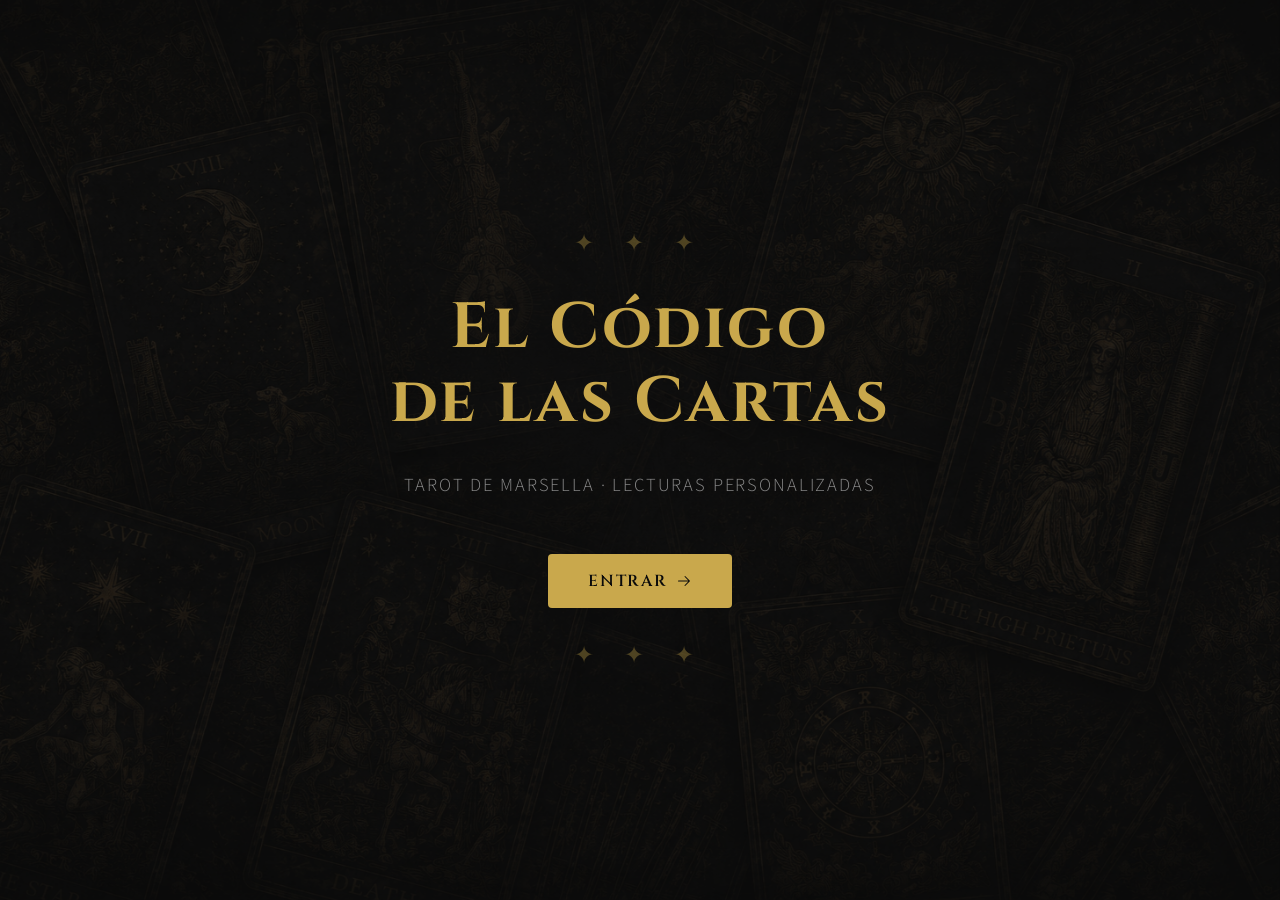
<file: index.html>
<!DOCTYPE html>
<html lang="es">
<head>
  <meta charset="UTF-8" />
  <meta name="viewport" content="width=device-width, initial-scale=1.0" />
  <title>El Código de las Cartas — Tarot de Marsella</title>
  <link rel="stylesheet" href="css/base.css" />
  <link rel="stylesheet" href="css/layout.css" />
  <link rel="stylesheet" href="css/components.css" />
  <link rel="stylesheet" href="css/animations.css" />
  <link rel="stylesheet" href="css/responsive.css" />
  <link rel="stylesheet" href="css/placeholders.css" />
  <link rel="stylesheet" href="css/icons.css">
  
  <style>
    .index-wrapper {
      min-height: 100vh;
      display: flex;
      flex-direction: column;
      align-items: center;
      justify-content: center;
      text-align: center;
      padding: var(--space-4);
      gap: var(--space-4);
    }
    .index-titulo {
      font-family: 'Cinzel', serif;
      font-size: clamp(2rem, 6vw, 4rem);
      font-weight: 700;
      color: var(--secondary);
      line-height: 1.15;
      letter-spacing: 0.04em;
      margin: 0;
    }
    .index-subtitulo {
      font-family: 'Source Sans 3', sans-serif;
      font-size: clamp(0.95rem, 2vw, 1.15rem);
      color: var(--text-muted);
      font-weight: 300;
      letter-spacing: 0.1em;
      text-transform: uppercase;
      margin: 0;
    }
    .index-btn-entrar {
      margin-top: var(--space-3);
      display: inline-flex;
      align-items: center;
      gap: var(--space-1);
      padding: var(--space-2) var(--space-5);
      font-family: 'Cinzel', serif;
      font-size: 1rem;
      font-weight: 600;
      letter-spacing: 0.12em;
      color: var(--bg-dark);
      background: var(--secondary);
      border: none;
      border-radius: 4px;
      cursor: pointer;
      transition: opacity 0.2s, transform 0.2s;
      text-decoration: none;
    }
    .index-btn-entrar:hover {
      opacity: 0.88;
      transform: translateY(-1px);
    }
    .index-ornamento {
      font-family: 'Cinzel', serif;
      color: var(--secondary);
      opacity: 0.35;
      font-size: 1.5rem;
      letter-spacing: 0.5em;
    }
  </style>
  <meta property="og:title" content="El Código de las Cartas — Tarot de Marsella">
  <meta property="og:description" content="Lecturas personalizadas de Tarot de Marsella. Elige tu mazo, tu modo y explora el significado de cada carta.">
  <meta property="og:type" content="website">
  <meta property="og:locale" content="es_ES">
</head>
<body data-page="index">

  <main class="index-wrapper">
    <p class="index-ornamento">✦ ✦ ✦</p>

    <h1 class="index-titulo">El Código<br>de las Cartas</h1>
    <p class="index-subtitulo">Tarot de Marsella · Lecturas personalizadas</p>

    <!-- FIX: etiqueta <a> corregida — estaba rota con ... y </a> mal colocado -->
    <a href="introduccion-texto.html" class="index-btn-entrar">
      ENTRAR <i class="ph ph-arrow-right" aria-hidden="true"></i>
    </a>

    <p class="index-ornamento">✦ ✦ ✦</p>
  </main>

  <!-- Global init — Fase 6 -->
  <script type="module" src="js/main.js"></script>

</body>
</html>
</file>
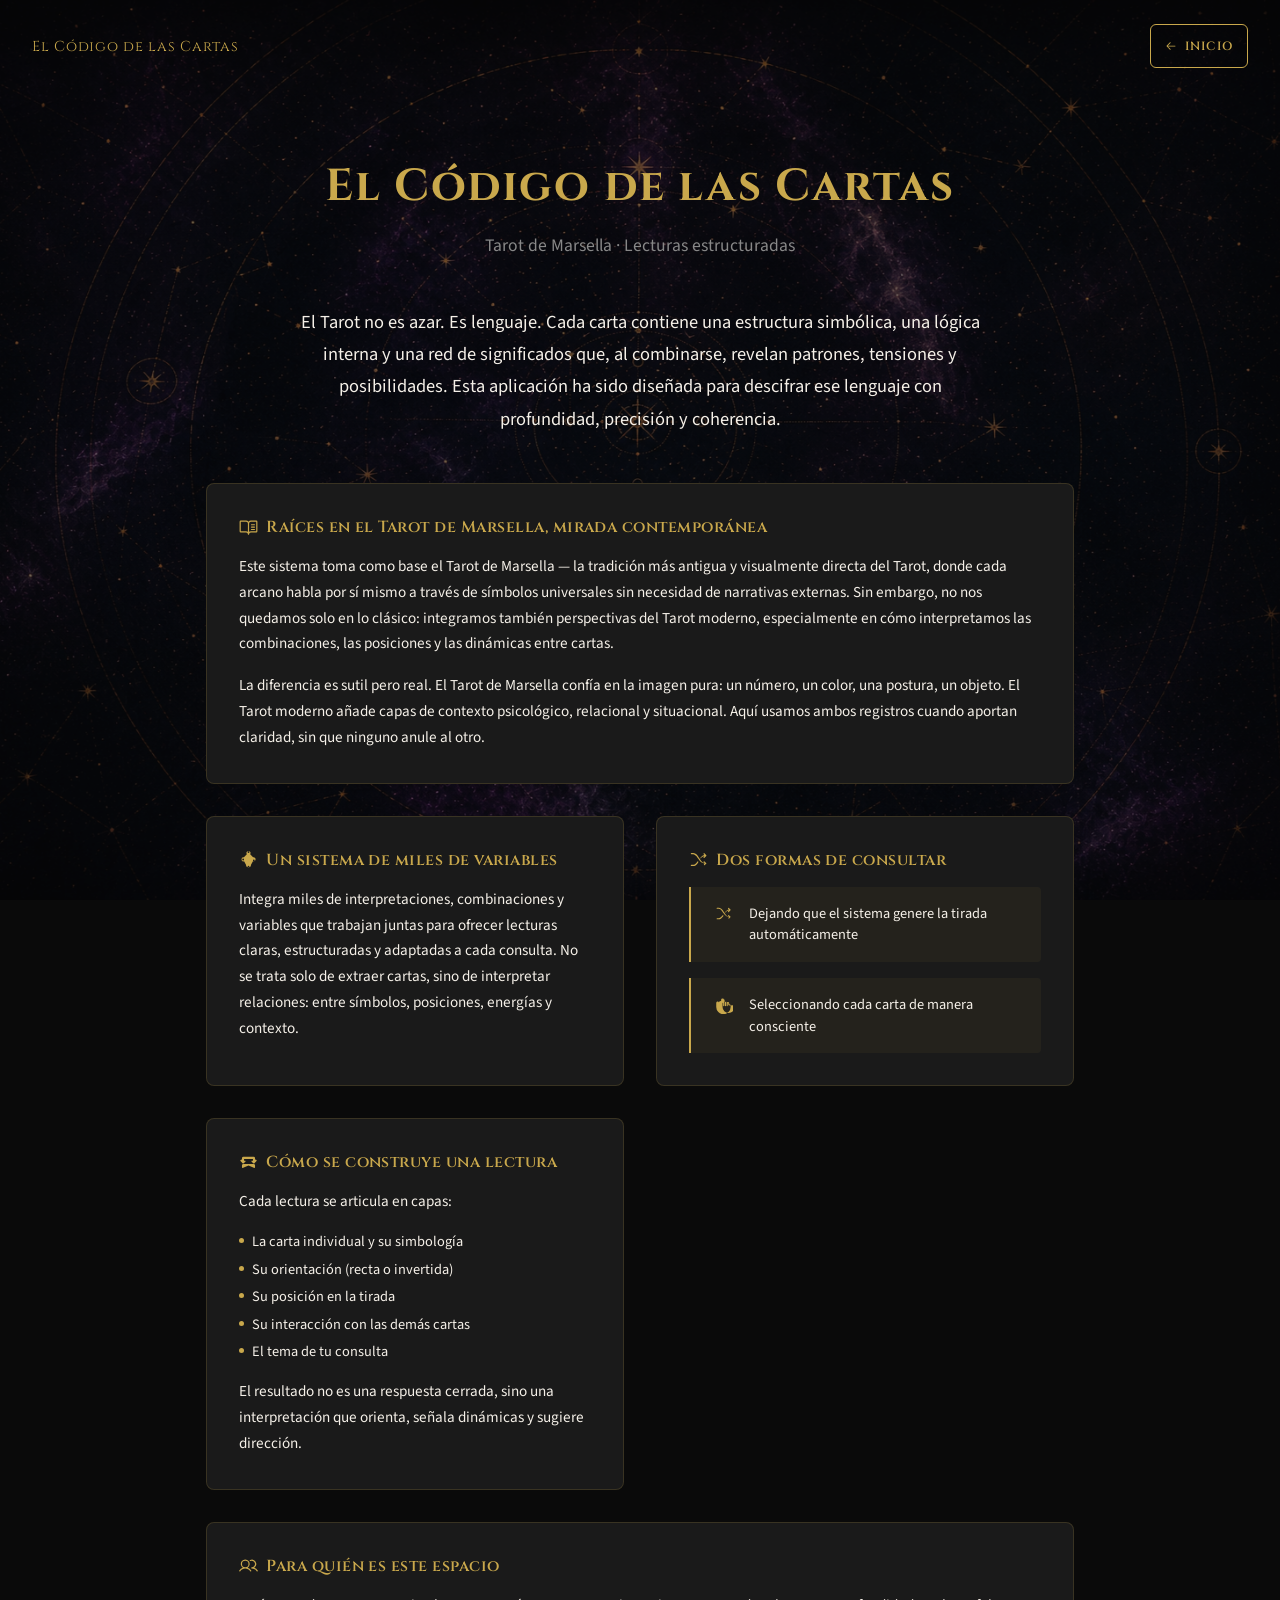
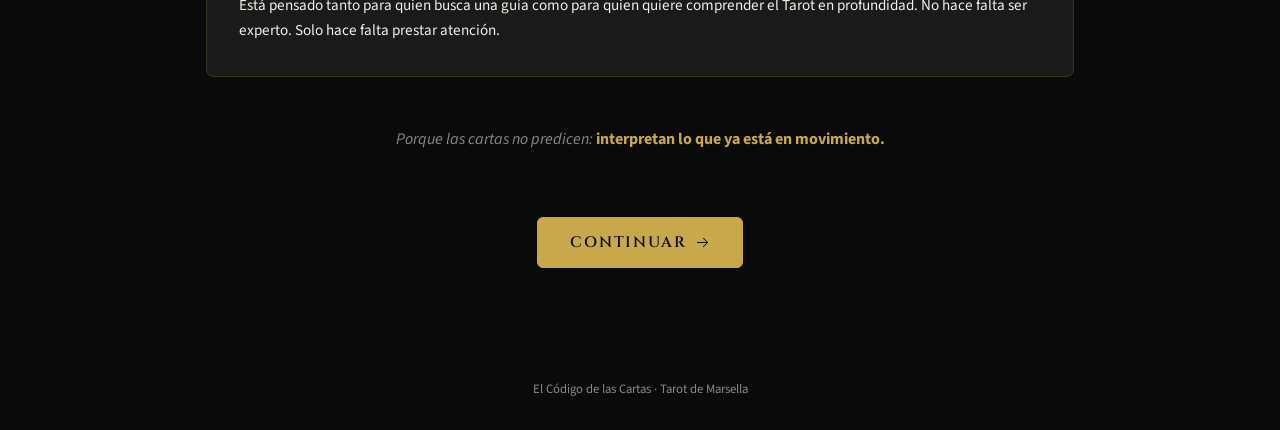
<file: introduccion-texto.html>
<!DOCTYPE html>
<html lang="es">
<head>
  <meta charset="UTF-8">
  <meta name="viewport" content="width=device-width, initial-scale=1.0">
  <title>Introducción — El Código de las Cartas</title>
  <meta name="description" content="Qué es El Código de las Cartas y cómo funciona este sistema de lectura del Tarot de Marsella.">
  <link rel="stylesheet" href="css/base.css">
  <link rel="stylesheet" href="css/layout.css">
  <link rel="stylesheet" href="css/components.css">
  <link rel="stylesheet" href="css/animations.css">
  <link rel="stylesheet" href="css/responsive.css">
  <link rel="stylesheet" href="css/placeholders.css">
  <link rel="stylesheet" href="css/icons.css">
  <style>
    /* ── Estilos locales de esta página ── */
    .intro-page {
      min-height: 100vh;
      display: flex;
      flex-direction: column;
    }

    .intro-hero {
      text-align: center;
      padding: var(--space-8) var(--space-4) var(--space-6);
    }

    .intro-hero__title {
      font-family: 'Cinzel', serif;
      font-size: clamp(1.6rem, 4vw, 2.8rem);
      color: var(--secondary);
      margin: 0 0 var(--space-2);
      letter-spacing: 0.04em;
    }

    .intro-hero__subtitle {
      font-family: 'Source Sans 3', sans-serif;
      font-size: clamp(0.95rem, 2vw, 1.1rem);
      color: var(--text-muted);
      margin: 0;
    }

    .intro-lead {
      max-width: 720px;
      margin: 0 auto var(--space-6);
      font-family: 'Source Sans 3', sans-serif;
      font-size: clamp(1rem, 2vw, 1.15rem);
      line-height: 1.75;
      color: var(--text-main);
      text-align: center;
      padding: 0 var(--space-2);
    }

    .intro-grid {
      display: grid;
      grid-template-columns: 1fr;
      gap: var(--space-4);
      max-width: 900px;
      margin: 0 auto var(--space-6);
      padding: 0 var(--space-2);
    }

    @media (min-width: 769px) {
      .intro-grid {
        grid-template-columns: 1fr 1fr;
      }
    }

    .intro-card {
      background: var(--bg-card);
      border: 1px solid rgba(201, 168, 76, 0.18);
      border-radius: 8px;
      padding: var(--space-4);
    }

    .intro-card--full {
      grid-column: 1 / -1;
    }

    .intro-card__title {
      font-family: 'Cinzel', serif;
      font-size: 1rem;
      font-weight: 600;
      color: var(--secondary);
      margin: 0 0 var(--space-2);
      display: flex;
      align-items: center;
      gap: var(--space-1);
      letter-spacing: 0.03em;
    }

    .intro-card__title i {
      font-size: 1.2rem;
      flex-shrink: 0;
    }

    .intro-card p {
      font-family: 'Source Sans 3', sans-serif;
      font-size: 0.95rem;
      line-height: 1.7;
      color: var(--text-main);
      margin: 0 0 var(--space-2);
    }

    .intro-card p:last-child {
      margin-bottom: 0;
    }

    .intro-layers {
      list-style: none;
      padding: 0;
      margin: var(--space-2) 0 0;
      display: flex;
      flex-direction: column;
      gap: 6px;
    }

    .intro-layers li {
      font-family: 'Source Sans 3', sans-serif;
      font-size: 0.9rem;
      color: var(--text-main);
      display: flex;
      align-items: flex-start;
      gap: 8px;
      line-height: 1.5;
    }

    .intro-layers li::before {
      content: '';
      display: inline-block;
      width: 5px;
      height: 5px;
      background: var(--secondary);
      border-radius: 50%;
      flex-shrink: 0;
      margin-top: 7px;
    }

    .intro-modes {
      display: flex;
      flex-direction: column;
      gap: var(--space-2);
      margin-top: var(--space-2);
    }

    .intro-mode {
      display: flex;
      align-items: flex-start;
      gap: var(--space-2);
      padding: var(--space-2) var(--space-3);
      background: rgba(201, 168, 76, 0.06);
      border-left: 2px solid var(--secondary);
      border-radius: 0 4px 4px 0;
    }

    .intro-mode i {
      font-size: 1.1rem;
      color: var(--secondary);
      flex-shrink: 0;
      margin-top: 2px;
    }

    .intro-mode span {
      font-family: 'Source Sans 3', sans-serif;
      font-size: 0.9rem;
      color: var(--text-main);
      line-height: 1.5;
    }

    .intro-closing {
      max-width: 600px;
      margin: 0 auto var(--space-8);
      text-align: center;
      padding: 0 var(--space-2);
    }

    .intro-closing p {
      font-family: 'Source Sans 3', sans-serif;
      font-size: 1rem;
      line-height: 1.75;
      color: var(--text-muted);
      font-style: italic;
      margin: 0;
    }

    .intro-closing strong {
      color: var(--secondary);
      font-style: normal;
    }

    .intro-cta {
      text-align: center;
      padding: 0 var(--space-4) var(--space-10);
    }
  </style>
</head>
<body data-page="introduccion">

  <header role="banner">
    <nav class="container" aria-label="Navegación principal" style="padding-top: var(--space-3); padding-bottom: var(--space-3); display: flex; align-items: center; justify-content: space-between;">
      <span style="font-family: 'Cinzel', serif; color: var(--secondary); font-size: 0.9rem; letter-spacing: 0.05em;">El Código de las Cartas</span>
      <a href="index.html" class="btn btn-secondary btn-sm" aria-label="Volver a la página de inicio">
        <i class="ph ph-arrow-left" aria-hidden="true"></i> Inicio
      </a>
    </nav>
  </header>

  <main class="intro-page" id="main-content">

    <div class="intro-hero">
      <h1 class="intro-hero__title">El Código de las Cartas</h1>
      <p class="intro-hero__subtitle">Tarot de Marsella · Lecturas estructuradas</p>
    </div>

    <p class="intro-lead">
      El Tarot no es azar. Es lenguaje. Cada carta contiene una estructura simbólica, una lógica interna
      y una red de significados que, al combinarse, revelan patrones, tensiones y posibilidades.
      Esta aplicación ha sido diseñada para descifrar ese lenguaje con profundidad, precisión y coherencia.
    </p>

    <div class="container">
      <div class="intro-grid">

        <!-- Raíces -->
        <article class="intro-card intro-card--full">
          <h2 class="intro-card__title">
            <i class="ph ph-book-open-text" aria-hidden="true"></i>
            Raíces en el Tarot de Marsella, mirada contemporánea
          </h2>
          <p>Este sistema toma como base el Tarot de Marsella — la tradición más antigua y visualmente directa del Tarot, donde cada arcano habla por sí mismo a través de símbolos universales sin necesidad de narrativas externas. Sin embargo, no nos quedamos solo en lo clásico: integramos también perspectivas del Tarot moderno, especialmente en cómo interpretamos las combinaciones, las posiciones y las dinámicas entre cartas.</p>
          <p>La diferencia es sutil pero real. El Tarot de Marsella confía en la imagen pura: un número, un color, una postura, un objeto. El Tarot moderno añade capas de contexto psicológico, relacional y situacional. Aquí usamos ambos registros cuando aportan claridad, sin que ninguno anule al otro.</p>
        </article>

        <!-- Miles de variables -->
        <article class="intro-card">
          <h2 class="intro-card__title">
            <i class="ph ph-graph" aria-hidden="true"></i>
            Un sistema de miles de variables
          </h2>
          <p>Integra miles de interpretaciones, combinaciones y variables que trabajan juntas para ofrecer lecturas claras, estructuradas y adaptadas a cada consulta. No se trata solo de extraer cartas, sino de interpretar relaciones: entre símbolos, posiciones, energías y contexto.</p>
        </article>

        <!-- Dos formas -->
        <article class="intro-card">
          <h2 class="intro-card__title">
            <i class="ph ph-shuffle" aria-hidden="true"></i>
            Dos formas de consultar
          </h2>
          <div class="intro-modes">
            <div class="intro-mode">
              <i class="ph ph-shuffle" aria-hidden="true"></i>
              <span>Dejando que el sistema genere la tirada automáticamente</span>
            </div>
            <div class="intro-mode">
              <i class="ph ph-hand-pointing" aria-hidden="true"></i>
              <span>Seleccionando cada carta de manera consciente</span>
            </div>
          </div>
        </article>

        <!-- Cómo se construye -->
        <article class="intro-card">
          <h2 class="intro-card__title">
            <i class="ph ph-stack" aria-hidden="true"></i>
            Cómo se construye una lectura
          </h2>
          <p>Cada lectura se articula en capas:</p>
          <ul class="intro-layers" role="list">
            <li>La carta individual y su simbología</li>
            <li>Su orientación (recta o invertida)</li>
            <li>Su posición en la tirada</li>
            <li>Su interacción con las demás cartas</li>
            <li>El tema de tu consulta</li>
          </ul>
          <p style="margin-top: var(--space-2);">El resultado no es una respuesta cerrada, sino una interpretación que orienta, señala dinámicas y sugiere dirección.</p>
        </article>

        <!-- Para quién -->
        <article class="intro-card intro-card--full">
          <h2 class="intro-card__title">
            <i class="ph ph-users" aria-hidden="true"></i>
            Para quién es este espacio
          </h2>
          <p>Está pensado tanto para quien busca una guía como para quien quiere comprender el Tarot en profundidad. No hace falta ser experto. Solo hace falta prestar atención.</p>
        </article>

      </div>
    </div>

    <div class="intro-closing">
      <p>Porque las cartas no predicen: <strong>interpretan lo que ya está en movimiento.</strong></p>
    </div>

    <div class="intro-cta">
      <a href="introduccion.html" class="btn btn-primary btn-lg" aria-label="Continuar para elegir tu experiencia">
        Continuar <i class="ph ph-arrow-right" aria-hidden="true"></i>
      </a>
    </div>

  </main>

  <footer role="contentinfo" style="text-align: center; padding: var(--space-4); color: var(--text-muted); font-family: 'Source Sans 3', sans-serif; font-size: 0.8rem;">
    El Código de las Cartas · Tarot de Marsella
  </footer>

  <script type="module" src="js/main.js"></script>
</body>
</html>
</file>
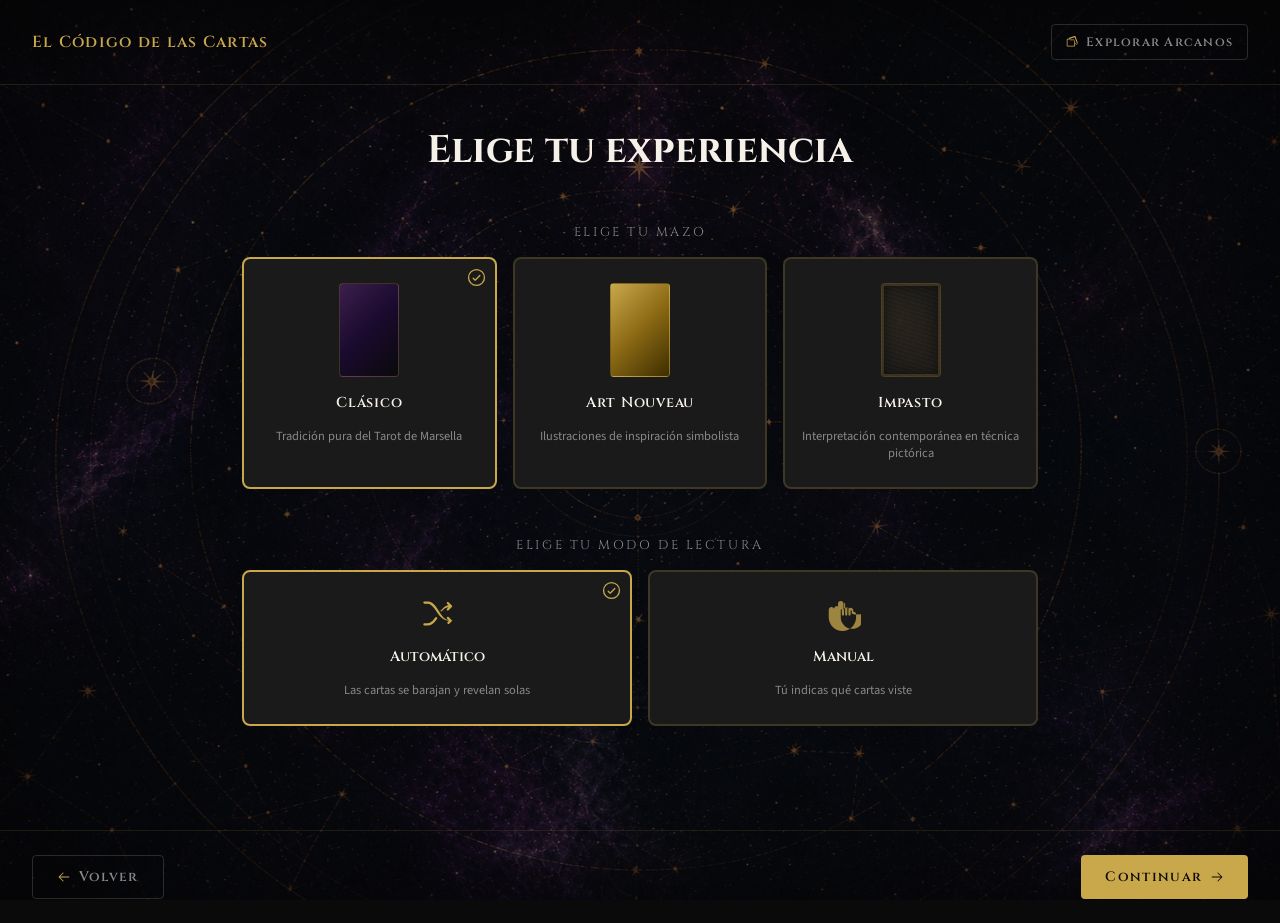
<file: introduccion.html>
<!DOCTYPE html>
<html lang="es">
<head>
  <meta charset="UTF-8" />
  <meta name="viewport" content="width=device-width, initial-scale=1.0" />
  <title>Elige tu experiencia — El Código de las Cartas</title>
  <link rel="stylesheet" href="css/base.css" />
  <link rel="stylesheet" href="css/layout.css" />
  <link rel="stylesheet" href="css/components.css" />
  <link rel="stylesheet" href="css/animations.css" />
  <link rel="stylesheet" href="css/responsive.css" />
  <link rel="stylesheet" href="css/placeholders.css" />
  <link rel="stylesheet" href="css/icons.css">
  <style>
    .intro-page {
      min-height: 100vh;
      display: flex;
      flex-direction: column;
    }
    .intro-header {
      padding: var(--space-3) var(--space-4);
      border-bottom: 1px solid rgba(201,168,76,0.15);
      display: flex;
      align-items: center;
      gap: var(--space-2);
    }
    .intro-header-titulo {
      font-family: 'Cinzel', serif;
      font-size: 1rem;
      color: var(--secondary);
      font-weight: 600;
      letter-spacing: 0.08em;
    }
    .intro-main {
      flex: 1;
      display: flex;
      flex-direction: column;
      align-items: center;
      padding: var(--space-5) var(--space-4);
      gap: var(--space-6);
      max-width: 860px;
      margin: 0 auto;
      width: 100%;
    }
    .intro-titulo {
      font-family: 'Cinzel', serif;
      font-size: clamp(1.6rem, 4vw, 2.4rem);
      color: var(--text-main);
      font-weight: 700;
      text-align: center;
      margin: 0;
    }

    /* SECCIÓN MAZO */
    .intro-seccion-titulo {
      font-family: 'Cinzel', serif;
      font-size: 0.8rem;
      letter-spacing: 0.2em;
      color: var(--text-muted);
      text-transform: uppercase;
      text-align: center;
      margin-bottom: var(--space-2);
    }
    .intro-seccion {
      width: 100%;
    }
    .intro-mazos-grid {
      display: grid;
      grid-template-columns: repeat(3, 1fr);
      gap: var(--space-2);
    }
    @media (max-width: 480px) {
      .intro-mazos-grid { grid-template-columns: 1fr; }
    }
    .mazo-btn {
      position: relative;
      display: flex;
      flex-direction: column;
      align-items: center;
      gap: var(--space-2);
      padding: var(--space-3) var(--space-2);
      background: var(--bg-card);
      border: 2px solid rgba(201,168,76,0.2);
      border-radius: 8px;
      cursor: pointer;
      transition: border-color 0.2s, transform 0.2s;
      text-align: center;
      min-height: 200px;
    }
    .mazo-btn:hover {
      border-color: rgba(201,168,76,0.5);
      transform: translateY(-2px);
    }
    .mazo-btn.seleccionado {
      border-color: var(--secondary);
    }
    .mazo-btn .check-icon {
      position: absolute;
      top: var(--space-1);
      right: var(--space-1);
      color: var(--secondary);
      font-size: 1.3rem;
      opacity: 0;
      transition: opacity 0.2s;
    }
    .mazo-btn.seleccionado .check-icon {
      opacity: 1;
    }
    .mazo-btn .mazo-preview {
      width: 60px;
      height: 94px;
      border-radius: 4px;
    }
    .mazo-btn .mazo-nombre {
      font-family: 'Cinzel', serif;
      font-size: 0.9rem;
      font-weight: 600;
      color: var(--text-main);
      letter-spacing: 0.05em;
    }
    .mazo-btn .mazo-desc {
      font-family: 'Source Sans 3', sans-serif;
      font-size: 0.78rem;
      color: var(--text-muted);
      line-height: 1.4;
    }

    /* SECCIÓN MODO */
    .intro-modos-grid {
      display: grid;
      grid-template-columns: repeat(2, 1fr);
      gap: var(--space-2);
    }
    @media (max-width: 360px) {
      .intro-modos-grid { grid-template-columns: 1fr; }
    }
    .modo-btn {
      position: relative;
      display: flex;
      flex-direction: column;
      align-items: center;
      gap: var(--space-2);
      padding: var(--space-3) var(--space-3);
      background: var(--bg-card);
      border: 2px solid rgba(201,168,76,0.2);
      border-radius: 8px;
      cursor: pointer;
      transition: border-color 0.2s, transform 0.2s;
      text-align: center;
    }
    .modo-btn:hover {
      border-color: rgba(201,168,76,0.5);
      transform: translateY(-2px);
    }
    .modo-btn.seleccionado {
      border-color: var(--secondary);
    }
    .modo-btn .check-icon {
      position: absolute;
      top: var(--space-1);
      right: var(--space-1);
      color: var(--secondary);
      font-size: 1.3rem;
      opacity: 0;
      transition: opacity 0.2s;
    }
    .modo-btn.seleccionado .check-icon {
      opacity: 1;
    }
    .modo-btn .modo-icono {
      font-size: 2.2rem;
      color: var(--secondary);
      opacity: 0.75;
    }
    .modo-btn.seleccionado .modo-icono {
      opacity: 1;
    }
    .modo-btn .modo-nombre {
      font-family: 'Cinzel', serif;
      font-size: 0.9rem;
      font-weight: 600;
      color: var(--text-main);
    }
    .modo-btn .modo-desc {
      font-family: 'Source Sans 3', sans-serif;
      font-size: 0.78rem;
      color: var(--text-muted);
      line-height: 1.4;
    }

    /* MENSAJE DE ERROR */
    .intro-error {
      font-family: 'Source Sans 3', sans-serif;
      font-size: 0.85rem;
      color: #F44336;
      text-align: center;
      min-height: 1.2em;
      display: flex;
      align-items: center;
      gap: 6px;
    }

    /* BOTONES DE NAVEGACIÓN */
    .intro-nav {
      display: flex;
      align-items: center;
      justify-content: space-between;
      width: 100%;
      padding: var(--space-3) var(--space-4);
      border-top: 1px solid rgba(201,168,76,0.12);
      gap: var(--space-2);
    }
    .btn-nav {
      display: inline-flex;
      align-items: center;
      gap: 8px;
      padding: 12px var(--space-3);
      font-family: 'Cinzel', serif;
      font-size: 0.85rem;
      font-weight: 600;
      letter-spacing: 0.1em;
      border-radius: 4px;
      cursor: pointer;
      border: none;
      transition: opacity 0.2s, transform 0.2s;
      text-decoration: none;
      min-height: 44px;
    }
    .btn-nav-secundario {
      background: transparent;
      color: var(--text-muted);
      border: 1px solid rgba(255,255,255,0.15);
    }
    .btn-nav-secundario:hover { opacity: 0.75; }
    .btn-nav-primario {
      background: var(--secondary);
      color: var(--bg-dark);
    }
    .btn-nav-primario:hover:not(:disabled) {
      opacity: 0.88;
      transform: translateY(-1px);
    }
    .btn-nav-primario:disabled {
      opacity: 0.4;
      cursor: not-allowed;
    }
  </style>
  <meta property="og:title" content="Elige tu experiencia — El Código de las Cartas">
  <meta property="og:description" content="Selecciona tu mazo y modo de lectura para comenzar tu consulta de Tarot de Marsella.">
  <meta property="og:type" content="website">
  <meta property="og:locale" content="es_ES">
</head>
<body data-page="introduccion">

  <header class="intro-header" style="justify-content: space-between;">
    <span class="intro-header-titulo">El Código de las Cartas</span>
    <a href="arcanos.html" class="btn-nav btn-nav-secundario" style="font-size:0.78rem; padding: 8px 14px; min-height:36px;">
      <i class="ph ph-cards"></i aria-hidden="true">
      <span>Explorar Arcanos</span>
    </a>
  </header>

  <main class="intro-main">
    <h1 class="intro-titulo">Elige tu experiencia</h1>

    <!-- SECCIÓN MAZO -->
    <section class="intro-seccion" id="seccion-mazo">
      <p class="intro-seccion-titulo">Elige tu mazo</p>
      <div class="intro-mazos-grid">

        <button class="mazo-btn" data-mazo="1" type="button" aria-label="Seleccionar Mazo Clásico">
          <i class="ph ph-check-circle check-icon"></i aria-hidden="true">
          <div class="placeholder-carta-icon mazo-1 mazo-preview"></div>
          <span class="mazo-nombre">Clásico</span>
          <span class="mazo-desc">Tradición pura del Tarot de Marsella</span>
        </button>

        <button class="mazo-btn" data-mazo="2" type="button" aria-label="Seleccionar Mazo Art Nouveau">
          <i class="ph ph-check-circle check-icon"></i aria-hidden="true">
          <div class="placeholder-carta-icon mazo-2 mazo-preview"></div>
          <span class="mazo-nombre">Art Nouveau</span>
          <span class="mazo-desc">Ilustraciones de inspiración simbolista</span>
        </button>

        <button class="mazo-btn" data-mazo="3" type="button" aria-label="Seleccionar Mazo Impasto">
          <i class="ph ph-check-circle check-icon"></i aria-hidden="true">
          <div class="placeholder-carta-icon mazo-3 mazo-preview"></div>
          <span class="mazo-nombre">Impasto</span>
          <span class="mazo-desc">Interpretación contemporánea en técnica pictórica</span>
        </button>

      </div>
    </section>

    <!-- SECCIÓN MODO -->
    <section class="intro-seccion" id="seccion-modo">
      <p class="intro-seccion-titulo">Elige tu modo de lectura</p>
      <div class="intro-modos-grid">

        <button class="modo-btn" data-modo="automatico" type="button" aria-label="Modo automático: las cartas se barajan solas">
          <i class="ph ph-check-circle check-icon"></i aria-hidden="true">
          <i class="ph ph-shuffle modo-icono"></i aria-hidden="true">
          <span class="modo-nombre">Automático</span>
          <span class="modo-desc">Las cartas se barajan y revelan solas</span>
        </button>

        <button class="modo-btn" data-modo="manual" type="button" aria-label="Modo manual: tú indicas las cartas">
          <i class="ph ph-check-circle check-icon"></i aria-hidden="true">
          <i class="ph ph-hand-pointing modo-icono"></i aria-hidden="true">
          <span class="modo-nombre">Manual</span>
          <span class="modo-desc">Tú indicas qué cartas viste</span>
        </button>

      </div>
    </section>

    <!-- MENSAJE DE ERROR -->
    <p class="intro-error" id="intro-error" aria-live="polite"></p>

  </main>

  <!-- NAVEGACIÓN -->
  <nav class="intro-nav">
    <a href="index.html" class="btn-nav btn-nav-secundario">
      <i class="ph ph-arrow-left"></i aria-hidden="true"> Volver
    </a>
    <button id="btn-continuar" class="btn-nav btn-nav-primario" type="button" disabled>
      Continuar <i class="ph ph-arrow-right"></i aria-hidden="true">
    </button>
  </nav>

  
  <!-- Global init — Fase 6 -->
  <script type="module" src="js/main.js"></script>

  <script type="module">
    import { getMazo, setMazo, getModo, setModo, navigateTo } from './js/navigation.js';

    // ── Estado local ─────────────────────────────────────────────────────────
    let mazoActual  = getMazo();
    let modoActual  = getModo();

    // ── Restaurar selecciones previas ─────────────────────────────────────────
    function restaurarSeleccion() {
      document.querySelectorAll('.mazo-btn').forEach(btn => {
        btn.classList.toggle('seleccionado', btn.dataset.mazo === mazoActual);
      });
      document.querySelectorAll('.modo-btn').forEach(btn => {
        btn.classList.toggle('seleccionado', btn.dataset.modo === modoActual);
      });
      actualizarBotonContinuar();
    }

    // ── Botón continuar ───────────────────────────────────────────────────────
    function actualizarBotonContinuar() {
      const btn = document.getElementById('btn-continuar');
      const listo = mazoActual && modoActual;
      btn.disabled = !listo;
    }

    // ── Handlers de mazo ─────────────────────────────────────────────────────
    document.querySelectorAll('.mazo-btn').forEach(btn => {
      btn.addEventListener('click', () => {
        mazoActual = btn.dataset.mazo;
        setMazo(mazoActual);
        document.querySelectorAll('.mazo-btn').forEach(b =>
          b.classList.remove('seleccionado'));
        btn.classList.add('seleccionado');
        limpiarError();
        actualizarBotonContinuar();
      });
    });

    // ── Handlers de modo ─────────────────────────────────────────────────────
    document.querySelectorAll('.modo-btn').forEach(btn => {
      btn.addEventListener('click', () => {
        modoActual = btn.dataset.modo;
        setModo(modoActual);
        document.querySelectorAll('.modo-btn').forEach(b =>
          b.classList.remove('seleccionado'));
        btn.classList.add('seleccionado');
        limpiarError();
        actualizarBotonContinuar();
      });
    });

    // ── Continuar ─────────────────────────────────────────────────────────────
    document.getElementById('btn-continuar').addEventListener('click', () => {
      if (!mazoActual || !modoActual) {
        mostrarError('Elige un mazo y un modo para continuar.');
        return;
      }
      navigateTo('tipos-lecturas.html');
    });

    // ── Helpers ───────────────────────────────────────────────────────────────
    function mostrarError(msg) {
      const el = document.getElementById('intro-error');
      el.innerHTML = `<i class="ph ph-warning-circle"></i aria-hidden="true"> ${msg}`;
    }
    function limpiarError() {
      document.getElementById('intro-error').textContent = '';
    }

    // ── Init ──────────────────────────────────────────────────────────────────
    restaurarSeleccion();
  </script>

</body>
</html>
</file>
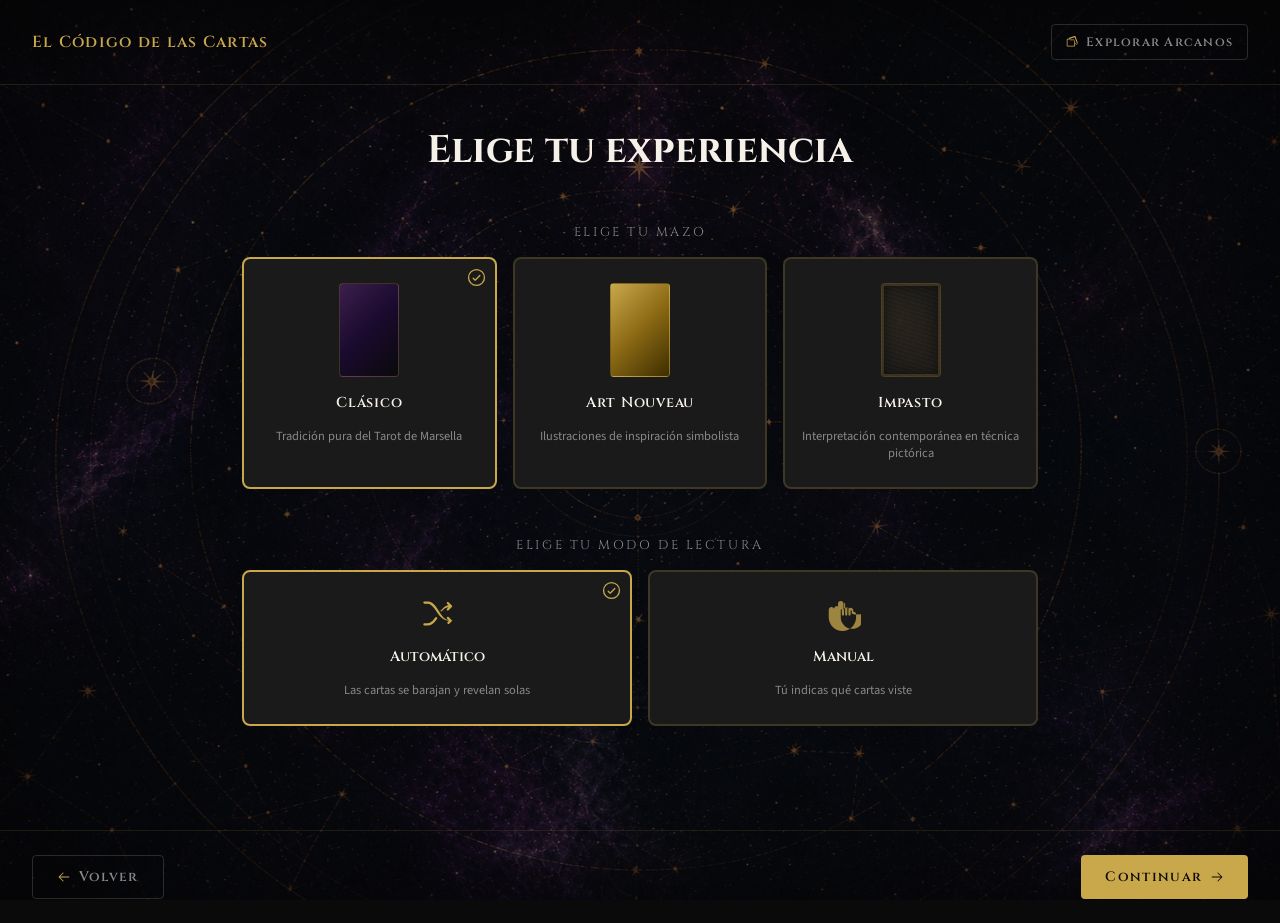
<file: resultado.html>
<!DOCTYPE html>
<html lang="es">
<head>
  <meta charset="UTF-8">
  <meta name="viewport" content="width=device-width, initial-scale=1.0">
  <meta name="description" content="El Código de las Cartas — Interpretación de tu consulta de Tarot de Marsella">
  <title>Resultado de la Consulta — El Código de las Cartas</title>

  <!-- Phosphor Icons v2.1.1 -->
  <link rel="stylesheet" href="css/icons.css">

  <!-- CSS del proyecto — orden obligatorio -->
  <link rel="stylesheet" href="css/base.css">
  <link rel="stylesheet" href="css/layout.css">
  <link rel="stylesheet" href="css/components.css">
  <link rel="stylesheet" href="css/animations.css">
  <link rel="stylesheet" href="css/responsive.css">
  <link rel="stylesheet" href="css/placeholders.css">

  <style>
    /* ── Estilos específicos de resultado.html ───────────────────────────── */

    /* Cabecera del resultado */
    .resultado-cabecera {
      text-align: center;
      padding: var(--space-6) 0 var(--space-4);
    }

    /* Carta individual — bloque principal */
    .carta-resultado {
      background: var(--bg-card);
      border: 1px solid rgba(201, 168, 76, 0.15);
      border-radius: 12px;
      padding: var(--space-4);
      margin-bottom: var(--space-6);
    }

    /* Imagen de carta */
    .carta-imagen-wrapper {
      display: flex;
      justify-content: center;
      margin-bottom: var(--space-3);
    }
    .carta-imagen-full {
      max-width: 200px;
      width: 100%;
      height: auto;
      border-radius: 8px;
      box-shadow: 0 4px 24px rgba(0, 0, 0, 0.6);
    }

    /* Meta de carta (número, nombre, badges) */
    .carta-meta {
      flex-wrap: wrap;
      gap: var(--space-2);
      margin: var(--space-2) 0;
      align-items: center;
    }
    .carta-numero {
      font-family: 'Cinzel', serif;
      font-size: 0.85rem;
      color: var(--text-muted);
    }
    .carta-nombre {
      font-family: 'Cinzel', serif;
      font-size: 1.4rem;
      font-weight: 700;
      color: var(--secondary);
      margin: 0;
    }
    .carta-tendencia {
      color: var(--text-muted);
      font-size: 0.9rem;
      margin: var(--space-1) 0 var(--space-3);
    }

    /* Etiqueta de posición */
    .posicion-label {
      font-family: 'Cinzel', serif;
      font-size: 0.75rem;
      text-transform: uppercase;
      letter-spacing: 0.1em;
      text-align: center;
      margin-bottom: var(--space-1);
    }
    .posicion-descripcion {
      text-align: center;
      font-size: 0.9rem;
      color: var(--text-muted);
      margin-bottom: var(--space-2);
    }

    /* Secciones internas de cada carta */
    .carta-secciones {
      margin-top: var(--space-4);
      display: flex;
      flex-direction: column;
      gap: var(--space-3);
    }

    /* Título de sección */
    .seccion-titulo {
      font-family: 'Cinzel', serif;
      font-size: 1rem;
      font-weight: 600;
      color: var(--secondary);
      margin: 0 0 var(--space-2);
      padding-bottom: var(--space-1);
      border-bottom: 1px solid rgba(201, 168, 76, 0.2);
    }

    /* Grid de datos (label + valor) */
    .datos-grid {
      display: grid;
      gap: var(--space-2);
    }
    .dato-item {
      display: grid;
      grid-template-columns: 1fr 2fr;
      gap: var(--space-2);
      align-items: start;
      font-size: 0.9rem;
    }
    .dato-label {
      color: var(--text-muted);
      font-size: 0.8rem;
      text-transform: uppercase;
      letter-spacing: 0.05em;
      padding-top: 2px;
    }
    .dato-valor {
      color: var(--text-main);
      line-height: 1.5;
    }

    /* Sección del tema */
    .texto-tema {
      color: var(--text-main);
      line-height: 1.7;
    }

    /* Expandibles */
    .seccion-expandible {
      border: 1px solid rgba(201, 168, 76, 0.1);
      border-radius: 8px;
      overflow: hidden;
    }
    .toggle-expandible {
      width: 100%;
      display: flex;
      justify-content: space-between;
      align-items: center;
      padding: var(--space-2) var(--space-3);
      background: rgba(201, 168, 76, 0.05);
      border: none;
      cursor: pointer;
      color: var(--secondary);
      font-family: 'Cinzel', serif;
      font-size: 0.95rem;
      font-weight: 600;
      text-align: left;
      transition: background 0.2s ease;
    }
    .toggle-expandible:hover {
      background: rgba(201, 168, 76, 0.1);
    }
    .toggle-icon {
      font-size: 1rem;
      transition: transform 0.2s ease;
      flex-shrink: 0;
    }
    .panel-expandible {
      padding: var(--space-3);
    }
    .panel-expandible[hidden] {
      display: none;
    }

    /* Bloques principales */
    .bloque-combinaciones,
    .bloque-conclusion {
      margin: var(--space-4) 0;
    }
    .bloque-titulo {
      font-family: 'Cinzel', serif;
      font-size: 1.3rem;
      font-weight: 600;
      color: var(--secondary);
      margin-bottom: var(--space-3);
      text-align: center;
    }

    /* Placeholder de combinaciones (Fase 4) */
    .bloque-placeholder {
      text-align: center;
      padding: var(--space-5) var(--space-4);
    }
    .placeholder-aviso {
      display: flex;
      flex-direction: column;
      align-items: center;
      gap: var(--space-2);
      color: var(--text-muted);
    }
    .placeholder-aviso i {
      font-size: 2rem;
      opacity: 0.4;
    }
    .placeholder-aviso p {
      font-size: 0.9rem;
      max-width: 400px;
    }

    /* Conclusión */
    .conclusion-contenido {
      background: var(--bg-card);
      border: 1px solid rgba(201, 168, 76, 0.15);
      border-radius: 12px;
      padding: var(--space-4);
      line-height: 1.8;
      color: var(--text-main);
    }
    .conclusion-placeholder {
      color: var(--text-muted);
      font-style: italic;
      text-align: center;
    }

    /* Acciones finales */
    .acciones-finales {
      padding: var(--space-5) 0 var(--space-6);
      display: flex;
      flex-wrap: wrap;
      gap: var(--space-3);
      justify-content: center;
    }

    /* Separadores ornamentales */
    .divider-ornate {
      text-align: center;
      color: var(--secondary);
      font-family: 'Cinzel', serif;
      font-size: 0.75rem;
      letter-spacing: 0.2em;
      text-transform: uppercase;
      opacity: 0.5;
      margin: var(--space-5) 0;
      display: flex;
      align-items: center;
      gap: var(--space-3);
    }
    .divider-ornate::before,
    .divider-ornate::after {
      content: '';
      flex: 1;
      height: 1px;
      background: linear-gradient(to right, transparent, rgba(201, 168, 76, 0.3), transparent);
    }

    /* Botones de scroll fijo */
    .scroll-buttons {
      position: fixed;
      bottom: var(--space-4);
      right: var(--space-3);
      display: flex;
      flex-direction: column;
      gap: var(--space-1);
      z-index: 100;
    }
    .btn-scroll {
      width: 44px;
      height: 44px;
      border-radius: 50%;
      background: rgba(201, 168, 76, 0.15);
      border: 1px solid rgba(201, 168, 76, 0.4);
      color: var(--secondary);
      display: flex;
      align-items: center;
      justify-content: center;
      cursor: pointer;
      font-size: 1.1rem;
      transition: background 0.2s ease;
    }
    .btn-scroll:hover {
      background: rgba(201, 168, 76, 0.3);
    }

    /* Responsive */
    @media (max-width: 480px) {
      .dato-item {
        grid-template-columns: 1fr;
        gap: var(--space-1);
      }
      .carta-imagen-full {
        max-width: 150px;
      }
    }
  </style>
  <meta property="og:title" content="Resultado de la Consulta — El Código de las Cartas">
  <meta property="og:description" content="Interpretación completa de tu consulta de Tarot de Marsella con combinaciones y conclusión narrativa.">
  <meta property="og:type" content="website">
  <meta property="og:locale" content="es_ES">
</head>
<body data-page="resultado">

  <!-- ── HEADER / NAV ─────────────────────────────────────────────────────── -->
  <header class="page-header">
    <div class="container">
      <nav class="navbar" aria-label="Navegación principal">
        <a href="index.html" class="navbar-brand">El Código de las Cartas</a>
        <div class="navbar-nav">
          <a href="tipos-lecturas.html" class="nav-link" aria-label="Nueva consulta">
            <i class="ph ph-arrows-clockwise" aria-hidden="true"></i>
            <span class="hide-sm">Nueva consulta</span>
          </a>
          <a href="arcanos.html?desde=resultado" class="nav-link">
            <i class="ph ph-cards" aria-hidden="true"></i>
            <span class="hide-sm">Arcanos</span>
          </a>
        </div>
      </nav>
    </div>
  </header>

  <!-- ── MAIN — resultado.js inyecta todo el contenido ───────────────────── -->
  <main class="page-main" id="main-content">
    <!-- Estado de carga inicial — resultado.js lo reemplaza -->
    <div class="container section center-content">
      <p class="text-muted">Cargando tu consulta...</p>
    </div>
  </main>

  <!-- ── BOTONES DE SCROLL FIJOS ──────────────────────────────────────────── -->
  <div class="scroll-buttons" aria-label="Navegación rápida">
    <button
      class="btn-scroll"
      aria-label="Ir al inicio"
      onclick="window.scrollTo({ top: 0, behavior: 'smooth' })"
    >
      <i class="ph ph-arrow-up" aria-hidden="true"></i>
    </button>
    <button
      class="btn-scroll"
      aria-label="Ir al final"
      onclick="window.scrollTo({ top: document.body.scrollHeight, behavior: 'smooth' })"
    >
      <i class="ph ph-arrow-down" aria-hidden="true"></i>
    </button>
  </div>

  <!-- ── FOOTER ────────────────────────────────────────────────────────────── -->
  <footer class="page-footer">
    <div class="container center-content">
      <p class="text-muted" style="font-size: 0.8rem;">
        El Código de las Cartas &mdash; Tarot de Marsella
      </p>
    </div>
  </footer>

  <!-- ── RECOVERY CENTRALIZADO — FASE 8B ──────────────────────────────────
       Debe ejecutarse ANTES de resultado.js para bloquear el render si no hay estado válido.
       Cubre dos condiciones (definidas en navigation.js Fase 8A):
         · sin tirada_actual en localStorage → redirect a introduccion.html
         · tirada_actual con cartas.length === 0 → redirect a introduccion.html
       ¿Por qué aquí y no en resultado.js?
         El check inline anterior vivía en resultado.js (Fase 3C).
         Fase 8B lo centraliza aquí para que el HTML sea el único punto de entrada
         que decide si la página puede renderizarse, sin que resultado.js necesite
         conocer la lógica de recovery.
  ──────────────────────────────────────────────────────────────────────── -->
  <script type="module">
    import { verificarEstadoRecovery, navigateTo } from './js/navigation.js';

    const check = verificarEstadoRecovery('resultado');
    if (!check.ok) {
      navigateTo(check.redirectTo);
    }
  </script>

  <!-- ES Module obligatorio — type="module" garantiza DOM listo al ejecutar -->
  <!-- Global init — Fase 6/7 -->
  <script type="module" src="js/main.js"></script>

  <script type="module" src="js/resultado.js"></script>

</body>
</html>
</file>
<file: css/base.css>
/* ============================================================
   base.css — Variables globales, reset, fondos por página
   Proyecto: Código de las Cartas — Tarot de Marsella
   
   CORRECCIONES v2 respecto al doc Fase 0A original:
   - --color-finanzas renombrado a --color-trabajo (alineado con tema trabajo_dinero)
   - --color-general renombrado a --color-consultas (alineado con tema consultas_generales)
   - Añadidas variables con nombre completo para claridad

   FIX MÓVIL v3:
   - Eliminado background-attachment: fixed del body (roto en iOS Safari / WebKit)
   - El fondo fijo se implementa ahora con body::after (pseudoelemento position:fixed)
   - body::before conserva la capa de oscurecimiento (sin cambios)
   - body::after lleva la imagen de fondo, fijada con position:fixed
   ============================================================ */

/* ─────────────────────────────────────────────────────────────
   GOOGLE FONTS
   ───────────────────────────────────────────────────────────── */
@import url('https://fonts.googleapis.com/css2?family=Cinzel:wght@400;600;700&family=Source+Sans+3:wght@300;400;600;700&display=swap');

/* ─────────────────────────────────────────────────────────────
   VARIABLES GLOBALES
   ───────────────────────────────────────────────────────────── */
:root {
  /* Paleta principal */
  --primary:   #3B1F4C;
  --secondary: #C9A84C;
  --bg-dark:   #0A0A0A;
  --bg-card:   #1A1A1A;
  --text-main: #F5F0E8;
  --text-muted: #888888;

  /* Colores por tema
     NOMBRES alineados con el campo "tema" exacto de tiradas.json */
  --color-amor:                        #E91E63;
  --color-consultas-generales:         #00BCD4;   /* tema: consultas_generales */
  --color-creatividad-proyectos:       #FF9800;   /* tema: creatividad_proyectos */
  --color-crisis-transformacion:       #9C27B0;   /* tema: crisis_transformacion */
  --color-decisiones-elecciones:       #FFC107;   /* tema: decisiones_elecciones */
  --color-espiritualidad-crecimiento:  #3F51B5;   /* tema: espiritualidad_crecimiento */
  --color-familia-hogar:               #689F38;   /* tema: familia_hogar */
  --color-salud-bienestar:             #EF5350;   /* tema: salud_bienestar */
  --color-trabajo-dinero:              #2E7D32;   /* tema: trabajo_dinero */
  --color-viajes-mudanzas:             #42A5F5;   /* tema: viajes_mudanzas */

  /* Colores para badges de tipo de combinación
     Valores reales del campo "tipo" en JSON: TENSION, SINERGIA, NEUTRO, BLOQUEO, REFUERZO */
  --color-resonancia:  #4CAF50;   /* SINERGIA / REFUERZO */
  --color-complemento: #2196F3;   /* REFUERZO */
  --color-tension:     #F44336;   /* TENSION / BLOQUEO */
  --color-neutro:      #9E9E9E;   /* NEUTRO */

  /* Opacidad del fondo de página */
  --bg-opacity: 0.45;
}

/* ─────────────────────────────────────────────────────────────
   RESET BASE
   ───────────────────────────────────────────────────────────── */
*, *::before, *::after {
  box-sizing: border-box;
  margin: 0;
  padding: 0;
}

html {
  font-size: 16px;
  scroll-behavior: smooth;
}

body {
  font-family: 'Source Sans 3', sans-serif;
  font-weight: 400;
  color: var(--text-main);
  background-color: var(--bg-dark);
  /* ⚠️ FIX MÓVIL: background-image y background-attachment: fixed ELIMINADOS del body.
     En iOS Safari, background-attachment:fixed en body está roto (bug histórico WebKit).
     La imagen de fondo se gestiona ahora en body::after con position:fixed. */
  min-height: 100vh;
  -webkit-font-smoothing: antialiased;
  -moz-osx-font-smoothing: grayscale;
}

/* Capa de oscurecimiento sobre el fondo para garantizar legibilidad */
body::before {
  content: '';
  position: fixed;
  inset: 0;
  background-color: rgba(10, 10, 10, 0.55);
  z-index: 0;
  pointer-events: none;
}

/* ─────────────────────────────────────────────────────────────
   FONDO FIJO — workaround para iOS Safari
   body::after lleva la imagen. position:fixed + z-index:-1
   hace que quede detrás del contenido y no se mueva al hacer scroll.
   Funciona en todos los navegadores móviles.
   ───────────────────────────────────────────────────────────── */
body::after {
  content: '';
  position: fixed;
  inset: 0;
  z-index: -1;
  background-size: cover;
  background-position: center center;
  background-repeat: no-repeat;
  pointer-events: none;
}

/* Asegurar que todo el contenido queda por encima de las capas */
body > * {
  position: relative;
  z-index: 1;
}

a {
  color: var(--secondary);
  text-decoration: none;
}

a:hover {
  text-decoration: underline;
}

img {
  max-width: 100%;
  height: auto;
  display: block;
}

ul, ol {
  list-style: none;
}

button {
  cursor: pointer;
  font-family: inherit;
  border: none;
  background: none;
}

/* ─────────────────────────────────────────────────────────────
   FONDOS POR PÁGINA
   Asignación según atributo data-page del <body>
   La imagen se aplica sobre body::after (no body directamente).
   Imágenes en assets/images/bg/ — copiar manualmente
   Nombres exactos: bg-nebulosa.png, bg-constelaciones.png,
                    bg-manchas.png, bg-textura.png
   ───────────────────────────────────────────────────────────── */

body[data-page="index"]::after {
  background-image: url('../assets/images/bg/bg-nebulosa.png');
}

body[data-page="introduccion"]::after {
  background-image: url('../assets/images/bg/bg-constelaciones.png');
}

body[data-page="tipos-lecturas"]::after,
body[data-page="listado-tiradas"]::after,
body[data-page="detalle-tirada"]::after,
body[data-page="indicar-cartas"]::after {
  background-image: url('../assets/images/bg/bg-manchas.png');
}

body[data-page="resultado"]::after,
body[data-page="arcanos"]::after,
body[data-page="combinaciones"]::after,
body[data-page="detalle-combinacion"]::after {
  background-image: url('../assets/images/bg/bg-textura.png');
}
</file>
<file: css/layout.css>
/* ============================================================
   layout.css — Sistema de espaciado y estructura
   Proyecto: Código de las Cartas — Tarot de Marsella
   ============================================================ */

/* ─────────────────────────────────────────────────────────────
   VARIABLES DE ESPACIADO
   Escala base 8px.
   NOTA: --space-7 y --space-9 NO EXISTEN — omitidos intencionalmente.
   PROHIBIDO usar var(--space-7) o var(--space-9) en ningún archivo del proyecto.
   ───────────────────────────────────────────────────────────── */
:root {
  --space-1:  8px;
  --space-2:  16px;
  --space-3:  24px;
  --space-4:  32px;
  --space-5:  40px;
  --space-6:  48px;
  /* --space-7 NO EXISTE */
  --space-8:  64px;
  /* --space-9 NO EXISTE */
  --space-10: 80px;
}

/* ─────────────────────────────────────────────────────────────
   CONTENEDOR PRINCIPAL
   ───────────────────────────────────────────────────────────── */
.container {
  width: 100%;
  max-width: 1440px;
  margin: 0 auto;
  padding: 0 var(--space-4);
}

.container--narrow {
  width: 100%;
  max-width: 960px;
  margin: 0 auto;
  padding: 0 var(--space-4);
}

/* ─────────────────────────────────────────────────────────────
   GRID DE CARTAS
   Columnas base xs/sm — responsive.css escala según breakpoint
   ───────────────────────────────────────────────────────────── */
.grid-cartas {
  display: grid;
  gap: var(--space-3);
  grid-template-columns: repeat(2, 1fr);
}

/* ─────────────────────────────────────────────────────────────
   LAYOUTS DE PÁGINA
   ───────────────────────────────────────────────────────────── */

.page-header {
  padding: var(--space-6) 0 var(--space-4);
  text-align: center;
}

.page-header__title {
  font-family: 'Cinzel', serif;
  font-size: clamp(1.75rem, 4vw, 3rem);
  font-weight: 700;
  color: var(--secondary);
  margin-bottom: var(--space-2);
  line-height: 1.2;
}

.page-header__subtitle {
  font-family: 'Source Sans 3', sans-serif;
  font-size: clamp(0.9rem, 2vw, 1.1rem);
  font-weight: 300;
  color: var(--text-muted);
  max-width: 600px;
  margin: 0 auto;
  line-height: 1.6;
}

.section {
  padding: var(--space-6) 0;
}

.section--tight {
  padding: var(--space-3) 0;
}

/* ─────────────────────────────────────────────────────────────
   CARD / PANEL
   ───────────────────────────────────────────────────────────── */
.card {
  background: var(--bg-card);
  border: 1px solid rgba(201, 168, 76, 0.15);
  border-radius: 8px;
  padding: var(--space-4);
}

.card--highlight {
  border-color: rgba(201, 168, 76, 0.4);
}

/* ─────────────────────────────────────────────────────────────
   NAVEGACIÓN
   ───────────────────────────────────────────────────────────── */
.nav {
  display: flex;
  align-items: center;
  justify-content: space-between;
  padding: var(--space-2) var(--space-4);
  background: rgba(10, 10, 10, 0.85);
  backdrop-filter: blur(8px);
  border-bottom: 1px solid rgba(201, 168, 76, 0.2);
  position: sticky;
  top: 0;
  z-index: 100;
}

.nav__logo {
  font-family: 'Cinzel', serif;
  font-size: 1.1rem;
  font-weight: 700;
  color: var(--secondary);
  text-decoration: none;
}

.nav__links {
  display: flex;
  align-items: center;
  gap: var(--space-3);
}

.nav__link {
  font-family: 'Source Sans 3', sans-serif;
  font-size: 0.875rem;
  font-weight: 600;
  color: var(--text-muted);
  text-decoration: none;
  transition: color 0.2s ease;
  min-height: 44px;
  display: inline-flex;
  align-items: center;
}

.nav__link:hover,
.nav__link--active {
  color: var(--secondary);
  text-decoration: none;
}

/* ─────────────────────────────────────────────────────────────
   BOTONES
   Touch target mínimo 44px (obligatorio)
   ───────────────────────────────────────────────────────────── */
.btn {
  display: inline-flex;
  align-items: center;
  justify-content: center;
  gap: var(--space-1);
  min-height: 44px;
  padding: 0 var(--space-3);
  border-radius: 4px;
  font-family: 'Source Sans 3', sans-serif;
  font-size: 0.875rem;
  font-weight: 600;
  text-transform: uppercase;
  letter-spacing: 0.05em;
  cursor: pointer;
  border: none;
  transition: opacity 0.2s ease, transform 0.15s ease;
}

.btn:hover {
  opacity: 0.85;
  transform: translateY(-1px);
}

.btn:active {
  transform: translateY(0);
}

.btn--primary {
  background: var(--secondary);
  color: var(--bg-dark);
}

.btn--outline {
  background: transparent;
  border: 1px solid var(--secondary);
  color: var(--secondary);
}

.btn--ghost {
  background: transparent;
  color: var(--text-muted);
}

.btn--ghost:hover {
  color: var(--text-main);
}

/* ─────────────────────────────────────────────────────────────
   DIVISOR
   ───────────────────────────────────────────────────────────── */
.divider {
  border: none;
  border-top: 1px solid rgba(201, 168, 76, 0.15);
  margin: var(--space-4) 0;
}

/* ─────────────────────────────────────────────────────────────
   FLEX UTILITIES
   ───────────────────────────────────────────────────────────── */
.flex         { display: flex; }
.flex-center  { display: flex; align-items: center; justify-content: center; }
.flex-between { display: flex; align-items: center; justify-content: space-between; }
.flex-col     { display: flex; flex-direction: column; }
.gap-1        { gap: var(--space-1); }
.gap-2        { gap: var(--space-2); }
.gap-3        { gap: var(--space-3); }
.gap-4        { gap: var(--space-4); }
</file>
<file: css/components.css>
/* ============================================================
   components.css — Componentes reutilizables
   Proyecto: Código de las Cartas — Tarot de Marsella
   
   CORRECCIONES v2 respecto al doc Fase 0A original:
   - Clases badge-tema usan el nombre EXACTO del campo "tema" en tiradas.json
   ============================================================ */

/* ─────────────────────────────────────────────────────────────
   BADGES DE ORIENTACIÓN
   ───────────────────────────────────────────────────────────── */

.badge-recta {
  display: inline-flex;
  align-items: center;
  gap: 4px;
  padding: 2px 10px;
  border-radius: 4px;
  border: 1px solid var(--secondary);
  font-family: 'Source Sans 3', sans-serif;
  font-size: 0.75rem;
  font-weight: 600;
  text-transform: uppercase;
  letter-spacing: 0.05em;
  color: var(--secondary);
  background: transparent;
}

.badge-invertida {
  display: inline-flex;
  align-items: center;
  gap: 4px;
  padding: 2px 10px;
  border-radius: 4px;
  border: 1px solid #F44336;
  font-family: 'Source Sans 3', sans-serif;
  font-size: 0.75rem;
  font-weight: 600;
  text-transform: uppercase;
  letter-spacing: 0.05em;
  color: #F44336;
  background: transparent;
}

/* ─────────────────────────────────────────────────────────────
   BADGES DE TIPO COMBINACIÓN
   ───────────────────────────────────────────────────────────── */

.badge-tipo {
  display: inline-flex;
  align-items: center;
  gap: 6px;
  padding: 4px 12px;
  border-radius: 4px;
  font-family: 'Source Sans 3', sans-serif;
  font-size: 0.75rem;
  font-weight: 600;
  text-transform: uppercase;
  letter-spacing: 0.05em;
  border: 1px solid;
  background: transparent;
}

.badge-resonancia  { color: var(--color-resonancia);  border-color: var(--color-resonancia);  background: rgba(76, 175, 80, 0.15); }
.badge-complemento { color: var(--color-complemento); border-color: var(--color-complemento); background: rgba(33, 150, 243, 0.15); }
.badge-tension     { color: var(--color-tension);     border-color: var(--color-tension);     background: rgba(244, 67, 54, 0.15); }
.badge-neutro      { color: var(--color-neutro);      border-color: var(--color-neutro);      background: rgba(158, 158, 158, 0.15); }
.badge-sinergia    { color: var(--color-resonancia);  border-color: var(--color-resonancia);  background: rgba(76, 175, 80, 0.15); }
.badge-bloqueo     { color: var(--color-tension);     border-color: var(--color-tension);     background: rgba(244, 67, 54, 0.15); }
.badge-refuerzo    { color: var(--color-complemento); border-color: var(--color-complemento); background: rgba(33, 150, 243, 0.15); }

/* ─────────────────────────────────────────────────────────────
   BADGES DE TEMA
   ───────────────────────────────────────────────────────────── */

.badge-tema {
  display: inline-flex;
  align-items: center;
  gap: 6px;
  padding: 4px 12px;
  border-radius: 4px;
  font-family: 'Source Sans 3', sans-serif;
  font-size: 0.75rem;
  font-weight: 600;
  text-transform: uppercase;
  letter-spacing: 0.05em;
  color: #C9A84C;
  background: transparent;
  border: 1px solid;
}

.badge-tema-amor                     { background: rgba(233, 30, 99, 0.15);   border-color: #E91E63; }
.badge-tema-consultas_generales      { background: rgba(0, 188, 212, 0.15);   border-color: #00BCD4; }
.badge-tema-creatividad_proyectos    { background: rgba(255, 152, 0, 0.15);   border-color: #FF9800; }
.badge-tema-crisis_transformacion    { background: rgba(156, 39, 176, 0.15);  border-color: #9C27B0; }
.badge-tema-decisiones_elecciones    { background: rgba(255, 193, 7, 0.15);   border-color: #FFC107; }
.badge-tema-espiritualidad_crecimiento { background: rgba(63, 81, 181, 0.15); border-color: #3F51B5; }
.badge-tema-familia_hogar            { background: rgba(104, 159, 56, 0.15);  border-color: #689F38; }
.badge-tema-salud_bienestar          { background: rgba(239, 83, 80, 0.15);   border-color: #EF5350; }
.badge-tema-trabajo_dinero           { background: rgba(46, 125, 50, 0.15);   border-color: #2E7D32; }
.badge-tema-viajes_mudanzas          { background: rgba(66, 165, 245, 0.15);  border-color: #42A5F5; }

/* ─────────────────────────────────────────────────────────────
   SELECTOR DE CARTAS — FASE 3B
   Usado en indicar-cartas.html modo manual
   ───────────────────────────────────────────────────────────── */

/* Grupo completo de una posición */
.selector-grupo {
  background: var(--bg-card);
  border: 1px solid rgba(201, 168, 76, 0.15);
  border-radius: 8px;
  padding: var(--space-3);
  margin-bottom: var(--space-3);
  transition: border-color 0.2s ease;
}

.selector-grupo:focus-within {
  border-color: rgba(201, 168, 76, 0.4);
}

/* Cabecera del grupo: etiqueta de posición */
.selector-header {
  margin-bottom: var(--space-2);
}

.selector-label {
  display: flex;
  align-items: center;
  gap: var(--space-1);
  font-family: 'Source Sans 3', sans-serif;
  font-size: 0.85rem;
  font-weight: 600;
  color: var(--text-muted);
  text-transform: uppercase;
  letter-spacing: 0.05em;
}

.selector-pos-badge {
  display: inline-flex;
  align-items: center;
  justify-content: center;
  min-width: 28px;
  height: 20px;
  padding: 0 6px;
  border-radius: 4px;
  background: rgba(201, 168, 76, 0.15);
  border: 1px solid rgba(201, 168, 76, 0.4);
  font-family: 'Cinzel', serif;
  font-size: 0.7rem;
  font-weight: 700;
  color: var(--secondary);
}

/* Fila horizontal: <select> + toggle R/I */
.selector-fila {
  display: flex;
  align-items: center;
  gap: var(--space-2);
}

/* El <select> ocupa el espacio restante */
.selector-carta {
  flex: 1;
  min-width: 0;
  height: 44px; /* touch target mínimo */
  padding: 0 var(--space-2);
  background: rgba(255, 255, 255, 0.05);
  border: 1px solid rgba(201, 168, 76, 0.25);
  border-radius: 6px;
  color: var(--text-main);
  font-family: 'Source Sans 3', sans-serif;
  font-size: 0.9rem;
  cursor: pointer;
  appearance: none;
  -webkit-appearance: none;
  background-image: url("data:image/svg+xml,%3Csvg xmlns='http://www.w3.org/2000/svg' width='12' height='8' viewBox='0 0 12 8'%3E%3Cpath d='M1 1l5 5 5-5' stroke='%23888' stroke-width='1.5' fill='none' stroke-linecap='round'/%3E%3C/svg%3E");
  background-repeat: no-repeat;
  background-position: right 12px center;
  padding-right: 36px;
  transition: border-color 0.2s ease;
}

.selector-carta:focus {
  outline: none;
  border-color: var(--secondary);
  box-shadow: 0 0 0 2px rgba(201, 168, 76, 0.2);
}

.selector-carta option {
  background: var(--bg-card);
  color: var(--text-main);
}

/* Estados de validación */
.selector-carta.sel-ok {
  border-color: rgba(76, 175, 80, 0.6);
}

.selector-carta.sel-error {
  border-color: #F44336;
  box-shadow: 0 0 0 2px rgba(244, 67, 54, 0.2);
}

/* Toggle de orientación R / I */
.toggle-orientacion {
  display: flex;
  flex-shrink: 0;
  border-radius: 6px;
  overflow: hidden;
  border: 1px solid rgba(201, 168, 76, 0.25);
}

.btn-orientacion {
  display: flex;
  align-items: center;
  gap: 4px;
  height: 44px;
  padding: 0 12px;
  background: transparent;
  border: none;
  color: var(--text-muted);
  font-family: 'Source Sans 3', sans-serif;
  font-size: 0.8rem;
  font-weight: 600;
  cursor: pointer;
  transition: background 0.15s ease, color 0.15s ease;
  white-space: nowrap;
}

.btn-orientacion:hover {
  background: rgba(201, 168, 76, 0.1);
  color: var(--text-main);
}

/* Recta activa — dorado */
.btn-orientacion[data-orientacion="recta"].activo {
  background: rgba(201, 168, 76, 0.2);
  color: var(--secondary);
}

/* Invertida activa — rojo */
.btn-orientacion[data-orientacion="invertida"].activo {
  background: rgba(244, 67, 54, 0.15);
  color: #F44336;
}

/* Separador entre los dos botones del toggle */
.toggle-orientacion .btn-orientacion + .btn-orientacion {
  border-left: 1px solid rgba(201, 168, 76, 0.25);
}

.toggle-label {
  font-size: 0.75rem;
  font-weight: 700;
}

/* Preview de carta seleccionada */
.selector-preview {
  margin-top: var(--space-2);
  display: flex;
  justify-content: center;
  min-height: 0;
  transition: min-height 0.2s ease;
}

.selector-preview:not(:empty) {
  min-height: 314px; /* altura medium */
  padding: var(--space-1) 0;
}

/* Mensaje de error/duplicado */
.sel-warning {
  display: flex;
  align-items: center;
  gap: 6px;
  margin-top: var(--space-1);
  padding: 6px 10px;
  border-radius: 4px;
  background: rgba(244, 67, 54, 0.1);
  border: 1px solid rgba(244, 67, 54, 0.3);
  color: #F44336;
  font-family: 'Source Sans 3', sans-serif;
  font-size: 0.8rem;
}

/* ─────────────────────────────────────────────────────────────
   PANEL LATERAL DE POSICIONES
   ───────────────────────────────────────────────────────────── */

.panel-titulo {
  font-family: 'Cinzel', serif;
  font-size: 0.85rem;
  font-weight: 600;
  color: var(--secondary);
  text-transform: uppercase;
  letter-spacing: 0.08em;
  margin-bottom: var(--space-2);
}

.lista-posiciones {
  list-style: none;
  padding: 0;
  margin: 0;
  display: flex;
  flex-direction: column;
  gap: 6px;
}

.posicion-item {
  display: grid;
  grid-template-columns: 32px 1fr;
  grid-template-rows: auto auto;
  gap: 2px 8px;
  padding: var(--space-1) var(--space-2);
  border-radius: 6px;
  border: 1px solid rgba(201, 168, 76, 0.1);
  background: var(--bg-card);
  transition: border-color 0.2s ease, background 0.2s ease;
}

.posicion-item.posicion-asignada {
  border-color: rgba(76, 175, 80, 0.4);
  background: rgba(76, 175, 80, 0.05);
}

.posicion-label {
  grid-row: 1 / 3;
  display: flex;
  align-items: center;
  justify-content: center;
  font-family: 'Cinzel', serif;
  font-size: 0.75rem;
  font-weight: 700;
  color: var(--secondary);
}

.posicion-nombre {
  font-family: 'Source Sans 3', sans-serif;
  font-size: 0.8rem;
  font-weight: 600;
  color: var(--text-main);
  white-space: nowrap;
  overflow: hidden;
  text-overflow: ellipsis;
}

.posicion-carta-asignada {
  font-family: 'Source Sans 3', sans-serif;
  font-size: 0.75rem;
  color: var(--text-muted);
  white-space: nowrap;
  overflow: hidden;
  text-overflow: ellipsis;
}

.posicion-item.posicion-asignada .posicion-carta-asignada {
  color: rgba(76, 175, 80, 0.9);
}

/* ─────────────────────────────────────────────────────────────
   BARRA DE PROGRESO
   ───────────────────────────────────────────────────────────── */

.progreso-bar {
  display: flex;
  flex-direction: column;
  gap: 6px;
}

.progreso-bar span {
  font-family: 'Source Sans 3', sans-serif;
  font-size: 0.85rem;
  color: var(--text-muted);
}

.progreso-track {
  height: 4px;
  border-radius: 2px;
  background: rgba(255, 255, 255, 0.08);
  overflow: hidden;
}

.progreso-fill {
  height: 100%;
  border-radius: 2px;
  background: var(--secondary);
  transition: width 0.3s ease;
}

/* ─────────────────────────────────────────────────────────────
   MODO AUTOMÁTICO — cartas reveladas
   ───────────────────────────────────────────────────────────── */

.mazo-automatico-container {
  display: flex;
  justify-content: center;
  align-items: center;
  min-height: 260px;
  perspective: 800px;
}

.grid-cartas-reveladas {
  display: flex;
  flex-wrap: wrap;
  gap: var(--space-3);
  justify-content: center;
  padding: var(--space-3) 0;
}

.carta-revelada {
  display: flex;
  flex-direction: column;
  align-items: center;
  gap: var(--space-1);
}

.carta-revelada-pos {
  font-family: 'Cinzel', serif;
  font-size: 0.75rem;
  font-weight: 700;
  color: var(--secondary);
  letter-spacing: 0.08em;
}

.carta-revelada-orientacion {
  margin-top: 4px;
}

.acciones-automatico {
  display: flex;
  flex-direction: column;
  align-items: center;
  gap: var(--space-2);
}
/* ─────────────────────────────────────────────────────────────
   BOTONES PRINCIPALES
   Usados en indicar-cartas.html, resultado.html y resto de páginas
   ───────────────────────────────────────────────────────────── */

.btn {
  display: inline-flex;
  align-items: center;
  justify-content: center;
  gap: 8px;
  padding: 10px 24px;
  border: none;
  border-radius: 6px;
  font-family: 'Cinzel', serif;
  font-size: 0.85rem;
  font-weight: 600;
  letter-spacing: 0.1em;
  text-transform: uppercase;
  cursor: pointer;
  transition: opacity 0.2s ease, transform 0.15s ease, box-shadow 0.2s ease;
  text-decoration: none;
  white-space: nowrap;
}

.btn:disabled {
  opacity: 0.35;
  cursor: not-allowed;
  transform: none !important;
}

/* Botón primario — dorado sobre oscuro */
.btn-primary {
  background: var(--secondary);       /* #C9A84C */
  color: #0A0A0A;                      /* negro — máximo contraste */
  border: 1px solid var(--secondary);
}

.btn-primary:hover:not(:disabled) {
  opacity: 0.88;
  transform: translateY(-1px);
  box-shadow: 0 4px 16px rgba(201, 168, 76, 0.4);
}

/* Botón secundario — contorno dorado, fondo transparente */
.btn-secondary {
  background: transparent;
  color: var(--secondary);
  border: 1px solid var(--secondary);
}

.btn-secondary:hover:not(:disabled) {
  background: rgba(201, 168, 76, 0.1);
  transform: translateY(-1px);
}

/* Botón ghost — contorno tenue */
.btn-ghost {
  background: transparent;
  color: var(--text-main);
  border: 1px solid rgba(255, 255, 255, 0.2);
}

.btn-ghost:hover:not(:disabled) {
  border-color: rgba(255, 255, 255, 0.4);
  background: rgba(255, 255, 255, 0.05);
}

/* Tamaños */
.btn-sm {
  padding: 6px 14px;
  font-size: 0.75rem;
}

.btn-lg {
  padding: 14px 32px;
  font-size: 0.95rem;
  letter-spacing: 0.12em;
}

/* Estado listo — refuerzo visual cuando el botón se habilita */
.btn-listo {
  box-shadow: 0 0 0 1px rgba(201, 168, 76, 0.5);
}

/* Estado cargando */
.btn-cargando {
  opacity: 0.7;
  cursor: wait;
}

/* Estado error */
.btn-error {
  background: rgba(244, 67, 54, 0.15);
  color: #F44336;
  border-color: #F44336;
}

/* ─────────────────────────────────────────────────────────────
   EXPLORADOR DE COMBINACIONES — resultado.html
   Clases generadas por renderFilaResumenCombinacion() en combinations.js
   ───────────────────────────────────────────────────────────── */

/* Fila individual carta1 [badge] carta2 [→] */
.comb-fila-resumen {
  display: flex;
  align-items: center;
  gap: var(--space-2);
  padding: var(--space-2) var(--space-1);
  border-bottom: 1px solid rgba(201, 168, 76, 0.08);
  flex-wrap: wrap;
}

.comb-fila-resumen:last-child {
  border-bottom: none;
}

/* Nombre de carta en la fila */
.comb-carta-nombre {
  font-family: 'Source Sans 3', sans-serif;
  font-size: 0.85rem;
  color: var(--text-main);
  min-width: 120px;
}

/* Enlace → al detalle de la combinación */
.comb-enlace-detalle {
  display: inline-flex;
  align-items: center;
  justify-content: center;
  width: 32px;
  height: 32px;
  border-radius: 50%;
  border: 1px solid rgba(201, 168, 76, 0.3);
  color: var(--secondary);
  text-decoration: none;
  transition: background 0.2s ease, border-color 0.2s ease;
  flex-shrink: 0;
  margin-left: auto;
}

.comb-enlace-detalle:hover {
  background: rgba(201, 168, 76, 0.12);
  border-color: var(--secondary);
  text-decoration: none;
}

/* ─────────────────────────────────────────────────────────────
   MODAL DE CARTA — arcanos.html
   Generado por abrirModal() / renderModalDetalleCarta() en cards.js
   ───────────────────────────────────────────────────────────── */

.modal-overlay {
  position: fixed;
  inset: 0;
  z-index: 1000;
  background: rgba(0, 0, 0, 0.82);
  backdrop-filter: blur(4px);
  display: flex;
  align-items: flex-start;
  justify-content: center;
  overflow-y: auto;
  padding: var(--space-4) var(--space-2);
}

.modal-contenedor {
  position: relative;
  background: var(--bg-card);
  border: 1px solid rgba(201, 168, 76, 0.25);
  border-radius: 12px;
  width: 100%;
  max-width: 960px;
  padding: var(--space-4);
  margin: auto;
}

/* Botón cerrar × */
.modal-btn-cerrar {
  position: absolute;
  top: var(--space-2);
  right: var(--space-2);
  width: 36px;
  height: 36px;
  border-radius: 50%;
  border: 1px solid rgba(255, 255, 255, 0.15);
  background: rgba(255, 255, 255, 0.05);
  color: var(--text-muted);
  display: flex;
  align-items: center;
  justify-content: center;
  font-size: 1rem;
  cursor: pointer;
  transition: background 0.2s, color 0.2s;
  z-index: 1;
}

.modal-btn-cerrar:hover {
  background: rgba(244, 67, 54, 0.15);
  color: #F44336;
  border-color: #F44336;
}

/* Toggle Recta / Invertida en el modal */
.modal-toggle-wrapper {
  display: flex;
  justify-content: center;
  margin-bottom: var(--space-3);
}

/* Campos del modal */
.modal-campo {
  display: grid;
  grid-template-columns: 1fr 2fr;
  gap: var(--space-1) var(--space-2);
  align-items: start;
  padding: var(--space-1) 0;
  border-bottom: 1px solid rgba(255, 255, 255, 0.04);
  font-size: 0.9rem;
}

.modal-campo:last-child {
  border-bottom: none;
}

.modal-campo-etiqueta {
  color: var(--text-muted);
  font-size: 0.78rem;
  text-transform: uppercase;
  letter-spacing: 0.06em;
  padding-top: 2px;
}

.modal-campo-valor {
  color: var(--text-main);
  line-height: 1.55;
}

/* Secciones internas del modal */
.modal-seccion {
  margin-bottom: var(--space-3);
  padding-bottom: var(--space-3);
  border-bottom: 1px solid rgba(201, 168, 76, 0.08);
}

.modal-seccion:last-child {
  border-bottom: none;
  margin-bottom: 0;
}

.modal-seccion-titulo {
  font-family: 'Cinzel', serif;
  font-size: 0.85rem;
  font-weight: 600;
  color: var(--secondary);
  text-transform: uppercase;
  letter-spacing: 0.1em;
  margin-bottom: var(--space-2);
}

/* Expandibles del modal */
.modal-expandible-header {
  width: 100%;
  display: flex;
  justify-content: space-between;
  align-items: center;
  padding: var(--space-2) 0;
  background: none;
  border: none;
  cursor: pointer;
  color: var(--secondary);
  font-family: 'Cinzel', serif;
  font-size: 0.85rem;
  font-weight: 600;
  text-align: left;
  letter-spacing: 0.08em;
}

.modal-expandible-header:hover {
  opacity: 0.8;
}

.modal-expandible-body {
  padding-top: var(--space-1);
}

.modal-expandible-icono {
  flex-shrink: 0;
  font-size: 0.9rem;
  transition: transform 0.2s ease;
}

/* Navegación prev/next del modal */
.modal-navegacion {
  display: flex;
  justify-content: space-between;
  align-items: center;
  gap: var(--space-2);
  margin-top: var(--space-4);
  padding-top: var(--space-3);
  border-top: 1px solid rgba(201, 168, 76, 0.12);
  flex-wrap: wrap;
}

/* Número y título de la carta en el modal */
.modal-numero {
  font-family: 'Cinzel', serif;
  font-size: 0.85rem;
  color: var(--text-muted);
  margin-bottom: 4px;
}

.modal-titulo {
  font-family: 'Cinzel', serif;
  font-size: clamp(1.2rem, 3vw, 1.6rem);
  font-weight: 700;
  color: var(--secondary);
  margin: var(--space-1) 0 var(--space-2);
}

/* Imagen completa de carta en el modal */
.modal-carta-full {
  max-width: 200px;
  width: 100%;
  height: auto;
  border-radius: 8px;
  box-shadow: 0 4px 24px rgba(0, 0, 0, 0.6);
  display: block;
  margin: 0 auto;
}

/* Sección de identificación en modal */
.modal-identificacion {
  display: flex;
  gap: var(--space-3);
  align-items: flex-start;
  flex-wrap: wrap;
  margin-bottom: var(--space-3);
}

.modal-identificacion-info {
  flex: 1;
  min-width: 180px;
}

.modal-imagen-container {
  flex-shrink: 0;
}

@media (max-width: 480px) {
  .modal-campo {
    grid-template-columns: 1fr;
  }
  .modal-identificacion {
    flex-direction: column;
    align-items: center;
    text-align: center;
  }
  .modal-toggle-wrapper {
    justify-content: center;
  }
}

/* ─────────────────────────────────────────────────────────────────────────────
   CONCLUSIÓN — Bloques y separadores
   ───────────────────────────────────────────────────────────────────────────── */

.conclusion-texto {
  line-height: 1.8;
}

.conclusion-bloque {
  margin-bottom: var(--space-4);
}

.conclusion-bloque p {
  margin-bottom: var(--space-3);
  line-height: 1.8;
}

.conclusion-bloque p:last-child {
  margin-bottom: 0;
}

.conclusion-separador {
  text-align: center;
  color: var(--secondary);
  opacity: 0.5;
  font-size: 0.85rem;
  letter-spacing: 0.3em;
  margin: var(--space-4) 0;
}

.conclusion-nota-contexto {
  margin-top: var(--space-4);
}

/* ─────────────────────────────────────────────────────────────
   FICHA DE CARTA — datos-grid, dato-item, secciones y expandibles
   Usado por render-carta.js en resultado.html y arcanos.html
   ───────────────────────────────────────────────────────────── */

/* Grid de datos: columna label / valor con separador por fila */
.datos-grid {
  display: flex;
  flex-direction: column;
  gap: 0;
}

.dato-item {
  display: grid;
  grid-template-columns: minmax(140px, 1fr) 2fr;
  gap: var(--space-1) var(--space-2);
  align-items: baseline;
  padding: var(--space-2) 0;
  border-bottom: 1px solid rgba(255, 255, 255, 0.04);
  font-size: 0.9rem;
  line-height: 1.55;
}

.dato-item:last-child {
  border-bottom: none;
}

.dato-label {
  color: var(--text-muted);
  font-size: 0.78rem;
  font-family: 'Source Sans 3', sans-serif;
  font-weight: 600;
  text-transform: uppercase;
  letter-spacing: 0.06em;
  padding-top: 2px;
}

.dato-valor {
  color: var(--text-main);
  font-family: 'Source Sans 3', sans-serif;
  line-height: 1.6;
}

/* Alerta dentro de combinaciones */
.comb-alerta {
  color: #F44336;
  display: flex;
  align-items: flex-start;
  gap: 6px;
}

@media (max-width: 480px) {
  .dato-item {
    grid-template-columns: 1fr;
    gap: 2px;
  }
}

/* Títulos de sección dentro de cartas */
.seccion-titulo {
  font-family: 'Cinzel', serif;
  font-size: 0.85rem;
  font-weight: 600;
  color: var(--secondary);
  text-transform: uppercase;
  letter-spacing: 0.1em;
  margin-bottom: var(--space-2);
  margin-top: 0;
}

/* Secciones de contenido de carta */
.seccion-accion,
.seccion-tema,
.seccion-identificacion {
  padding: var(--space-3) 0;
  border-bottom: 1px solid rgba(201, 168, 76, 0.08);
}

.seccion-accion:last-child,
.seccion-tema:last-child {
  border-bottom: none;
}

/* Acordeón expandible — Correspondencias, Manifestación Externa, Crecimiento Personal */
.seccion-expandible {
  border-bottom: 1px solid rgba(201, 168, 76, 0.08);
}

.seccion-expandible:last-child {
  border-bottom: none;
}

.toggle-expandible {
  width: 100%;
  display: flex;
  justify-content: space-between;
  align-items: center;
  padding: var(--space-2) 0;
  background: none;
  border: none;
  cursor: pointer;
  color: var(--secondary);
  font-family: 'Cinzel', serif;
  font-size: 0.85rem;
  font-weight: 600;
  text-align: left;
  letter-spacing: 0.08em;
  text-transform: uppercase;
  transition: opacity 0.15s ease;
}

.toggle-expandible:hover {
  opacity: 0.8;
}

.toggle-icon {
  flex-shrink: 0;
  font-size: 0.9rem;
  transition: transform 0.2s ease;
}

.toggle-expandible[aria-expanded="true"] .toggle-icon {
  transform: rotate(180deg);
}

.panel-expandible {
  padding-bottom: var(--space-2);
}

.panel-expandible[hidden] {
  display: none;
}

/* ─────────────────────────────────────────────────────────────────────────────
   ARCANOS — Secciones de galería
   ───────────────────────────────────────────────────────────────────────────── */

.arcanos-controles-wrapper {
  display: flex;
  flex-wrap: wrap;
  align-items: center;
  gap: var(--space-2);
  margin-bottom: var(--space-4);
}

.buscador-arcanos-wrapper {
  position: relative;
  flex: 1;
  min-width: 240px;
}

.buscador-arcanos-wrapper .buscador-icono {
  position: absolute;
  left: 12px;
  top: 50%;
  transform: translateY(-50%);
  color: var(--text-muted);
  font-size: 1rem;
  pointer-events: none;
}

.buscador-arcanos-wrapper .buscador-input {
  width: 100%;
  padding: 10px 36px 10px 36px;
  box-sizing: border-box;
}

.buscador-arcanos-wrapper .buscador-btn-limpiar {
  position: absolute;
  right: 8px;
  top: 50%;
  transform: translateY(-50%);
  background: none;
  border: none;
  color: var(--text-muted);
  cursor: pointer;
  padding: 4px;
  display: flex;
  align-items: center;
  justify-content: center;
}

/* grid-arcanos es un bloque — las secciones se apilan verticalmente */
#grid-arcanos {
  display: block;
  width: 100%;
}

.arcanos-seccion {
  margin-bottom: var(--space-6);
}

.arcanos-seccion-header {
  margin-bottom: var(--space-3);
  padding-bottom: var(--space-2);
  border-bottom: 1px solid rgba(201,168,76,0.2);
}

.arcanos-seccion-titulo {
  font-family: 'Cinzel', serif;
  font-size: 1.3rem;
  font-weight: 700;
  color: var(--secondary);
  margin: 0 0 var(--space-1) 0;
}

.arcanos-seccion-subtitulo {
  font-size: 0.85rem;
  margin: 0;
}

.arcanos-grid {
  display: grid;
  grid-template-columns: repeat(auto-fill, minmax(120px, 1fr));
  gap: var(--space-2);
}

@media (max-width: 480px) {
  .arcanos-grid {
    grid-template-columns: repeat(auto-fill, minmax(90px, 1fr));
  }
}
</file>
<file: css/animations.css>
/* ============================================================
   animations.css — Sistema de animaciones por nivel
   Proyecto: Código de las Cartas — Tarot de Marsella

   animations.js aplica al <body> una de estas clases según
   preferencia del usuario: anim-none · anim-minimal · anim-reduced · anim-full
   ============================================================ */

/* ─────────────────────────────────────────────────────────────
   KEYFRAMES BASE
   ───────────────────────────────────────────────────────────── */
@keyframes fadeIn {
  from { opacity: 0; }
  to   { opacity: 1; }
}

@keyframes slideInUp {
  from { opacity: 0; transform: translateY(20px); }
  to   { opacity: 1; transform: translateY(0); }
}

@keyframes glowPulse {
  0%, 100% { box-shadow: 0 0 8px var(--secondary); }
  50%       { box-shadow: 0 0 24px var(--secondary); }
}

@keyframes shimmer {
  0%   { background-position: -200% center; }
  100% { background-position:  200% center; }
}

@keyframes spinSlow {
  from { transform: rotate(0deg); }
  to   { transform: rotate(360deg); }
}

/* ─────────────────────────────────────────────────────────────
   NIVEL: anim-none — sin animaciones
   ───────────────────────────────────────────────────────────── */
.anim-none * {
  animation: none !important;
  transition: none !important;
}

/* ─────────────────────────────────────────────────────────────
   NIVEL: anim-minimal — solo fade básico
   ───────────────────────────────────────────────────────────── */
.anim-minimal .carta-placeholder,
.anim-minimal .card {
  animation: fadeIn 0.2s ease;
}

/* ─────────────────────────────────────────────────────────────
   NIVEL: anim-reduced — transiciones suaves sin movimiento
   ───────────────────────────────────────────────────────────── */
.anim-reduced .carta-placeholder,
.anim-reduced .card {
  animation: fadeIn 0.4s ease;
  transition: opacity 0.3s ease;
}

/* ─────────────────────────────────────────────────────────────
   NIVEL: anim-full — animaciones completas
   ───────────────────────────────────────────────────────────── */
.anim-full .carta-placeholder,
.anim-full .card {
  animation: slideInUp 0.5s ease forwards;
}

.anim-full .carta-placeholder:hover,
.anim-full .card:hover {
  animation: glowPulse 1.5s ease-in-out infinite;
}

/* ─────────────────────────────────────────────────────────────
   DEFAULT — anim-full si no hay clase específica en body
   ───────────────────────────────────────────────────────────── */
body:not(.anim-none):not(.anim-minimal):not(.anim-reduced):not(.anim-full) .carta-placeholder {
  animation: slideInUp 0.5s ease forwards;
}

/* ─────────────────────────────────────────────────────────────
   CLASES DE ANIMACIÓN UTILITARIAS
   Usadas por resultado.js y otros módulos JS
   ───────────────────────────────────────────────────────────── */

/* Entrada genérica — aplicada por JS al revelar elementos */
.anim-fade-in {
  animation: fadeIn 0.4s ease forwards;
}

.anim-slide-in-up {
  animation: slideInUp 0.5s ease forwards;
}

/* Delays escalonados para listas de cartas */
.anim-delay-1 { animation-delay: 0.05s; }
.anim-delay-2 { animation-delay: 0.10s; }
.anim-delay-3 { animation-delay: 0.15s; }
.anim-delay-4 { animation-delay: 0.20s; }
.anim-delay-5 { animation-delay: 0.25s; }
.anim-delay-6 { animation-delay: 0.30s; }
.anim-delay-7 { animation-delay: 0.35s; }
.anim-delay-8 { animation-delay: 0.40s; }

/* Estado oculto inicial — JS elimina esta clase para disparar la entrada */
.anim-hidden {
  opacity: 0;
}

/* Glow dorado sobre hover — independiente del nivel */
.anim-glow-hover:hover {
  animation: glowPulse 1.5s ease-in-out infinite;
}

/* Shimmer de carga (skeleton loader) */
.anim-shimmer {
  background: linear-gradient(
    90deg,
    var(--bg-card) 25%,
    rgba(201, 168, 76, 0.08) 50%,
    var(--bg-card) 75%
  );
  background-size: 200% auto;
  animation: shimmer 1.5s linear infinite;
}

/* Spinner — usado en estados de carga */
.anim-spin {
  animation: spinSlow 1.2s linear infinite;
  display: inline-block;
}

/* ─────────────────────────────────────────────────────────────
   TRANSICIONES GLOBALES (fuera de anim-none)
   ───────────────────────────────────────────────────────────── */
body:not(.anim-none) a,
body:not(.anim-none) .btn,
body:not(.anim-none) .nav__link {
  transition: color 0.2s ease, opacity 0.2s ease, transform 0.15s ease;
}

body:not(.anim-none) .card {
  transition: border-color 0.2s ease, box-shadow 0.2s ease;
}

body:not(.anim-none) .card:hover {
  border-color: rgba(201, 168, 76, 0.35);
  box-shadow: 0 4px 20px rgba(0, 0, 0, 0.4);
}

/* ─────────────────────────────────────────────────────────────
   ACCESIBILIDAD — respetar prefers-reduced-motion
   Tiene prioridad sobre cualquier clase de nivel
   ───────────────────────────────────────────────────────────── */
@media (prefers-reduced-motion: reduce) {
  * {
    animation-duration: 0.01ms !important;
    animation-iteration-count: 1 !important;
    transition-duration: 0.01ms !important;
  }
}
</file>
<file: css/responsive.css>
/* ============================================================
   responsive.css — Breakpoints y adaptación mobile-first
   Proyecto: Código de las Cartas — Tarot de Marsella

   6 breakpoints OBLIGATORIOS (xs y xxl no pueden omitirse):
   xs  < 360px   → grid 2 cols
   sm  360–480px → grid 2 cols
   md  481–768px → grid 3 cols
   lg  769–1024px→ grid 4–5 cols
   xl  1025–1440px→grid 6–8 cols
   xxl > 1440px  → grid 8+ cols
   Touch targets mínimo 44px en todos los niveles.
   ============================================================ */

/* ─────────────────────────────────────────────────────────────
   XS — pantallas muy pequeñas (< 360px)
   ───────────────────────────────────────────────────────────── */
@media (max-width: 359px) {

  .container,
  .container--narrow {
    padding: 0 var(--space-2);
  }

  .grid-cartas {
    grid-template-columns: repeat(2, 1fr);
    gap: var(--space-2);
  }

  .page-header__title {
    font-size: 1.4rem;
  }

  .page-header__subtitle {
    font-size: 0.85rem;
  }

  .btn {
    padding: 0 var(--space-2);
    font-size: 0.8rem;
  }

  .nav {
    padding: var(--space-1) var(--space-2);
  }

  .nav__links {
    gap: var(--space-2);
  }

  /* Placeholders más pequeños en xs */
  .placeholder-carta-medium {
    width: 120px;
    height: 188px;
  }

  .placeholder-carta-thumb {
    width: 100px;
    height: 157px;
  }
}

/* ─────────────────────────────────────────────────────────────
   SM — móviles estándar (360px – 480px)
   ───────────────────────────────────────────────────────────── */
@media (min-width: 360px) and (max-width: 480px) {

  .container,
  .container--narrow {
    padding: 0 var(--space-2);
  }

  .grid-cartas {
    grid-template-columns: repeat(2, 1fr);
    gap: var(--space-2);
  }

  .page-header {
    padding: var(--space-4) 0 var(--space-3);
  }

  .nav {
    padding: var(--space-1) var(--space-2);
  }
}

/* ─────────────────────────────────────────────────────────────
   MD — tablets (481px – 768px)
   ───────────────────────────────────────────────────────────── */
@media (min-width: 481px) and (max-width: 768px) {

  .container,
  .container--narrow {
    padding: 0 var(--space-3);
  }

  .grid-cartas {
    grid-template-columns: repeat(3, 1fr);
    gap: var(--space-3);
  }

  .page-header {
    padding: var(--space-5) 0 var(--space-3);
  }

  .nav__links {
    gap: var(--space-2);
  }
}

/* ─────────────────────────────────────────────────────────────
   LG — tablets grandes y portátiles (769px – 1024px)
   ───────────────────────────────────────────────────────────── */
@media (min-width: 769px) and (max-width: 1024px) {

  .grid-cartas {
    grid-template-columns: repeat(4, 1fr);
    gap: var(--space-3);
  }

  /* En tiradas de muchas cartas puede escalar a 5 columnas
     mediante clase modificadora .grid-cartas--5 */
  .grid-cartas--5 {
    grid-template-columns: repeat(5, 1fr);
  }

  .page-header {
    padding: var(--space-6) 0 var(--space-4);
  }
}

/* ─────────────────────────────────────────────────────────────
   XL — escritorio estándar (1025px – 1440px)
   ───────────────────────────────────────────────────────────── */
@media (min-width: 1025px) and (max-width: 1440px) {

  .grid-cartas {
    grid-template-columns: repeat(6, 1fr);
    gap: var(--space-3);
  }

  .grid-cartas--8 {
    grid-template-columns: repeat(8, 1fr);
  }

  .container--narrow {
    padding: 0 var(--space-6);
  }
}

/* ─────────────────────────────────────────────────────────────
   XXL — pantallas grandes (> 1440px)
   ───────────────────────────────────────────────────────────── */
@media (min-width: 1441px) {

  .container {
    max-width: 1440px; /* se mantiene — no crece más */
  }

  .grid-cartas {
    grid-template-columns: repeat(8, 1fr);
    gap: var(--space-3);
  }

  .grid-cartas--10 {
    grid-template-columns: repeat(10, 1fr);
  }

  .page-header__title {
    font-size: 3.5rem;
  }
}

/* ─────────────────────────────────────────────────────────────
   UTILIDADES RESPONSIVE GENERALES
   ───────────────────────────────────────────────────────────── */

/* Ocultar en móvil */
@media (max-width: 480px) {
  .hide-mobile { display: none !important; }
}

/* Ocultar en desktop */
@media (min-width: 769px) {
  .hide-desktop { display: none !important; }
}

/* Nav mobile: ocultar links de texto, mostrar solo logo en xs/sm */
@media (max-width: 480px) {
  .nav__links .nav__link--text {
    display: none;
  }
}

/* Botón full-width en móvil */
@media (max-width: 480px) {
  .btn--full-mobile {
    width: 100%;
    justify-content: center;
  }
}
</file>
<file: css/placeholders.css>
/* ============================================================
   placeholders.css — Placeholders CSS para cartas sin imagen
   Proyecto: Código de las Cartas — Tarot de Marsella

   ⚠️ CRÍTICO FUNCIONAL: resultado.js llama a renderPlaceholderCarta()
   que genera elementos con data-numero y data-nombre.
   Los ::before/::after DEBEN estar implementados o los placeholders
   aparecerán ciegos (sin número ni nombre de carta).

   Ratio canónico del proyecto: 1:1.5686 (816×1280px)
   4 tamaños: full · medium · thumb · icon
   3 mazos: .mazo-1 (Clásico) · .mazo-2 (Art Nouveau) · .mazo-3 (Impasto)
   ============================================================ */

/* ─────────────────────────────────────────────────────────────
   BASE — todas las clases placeholder-carta-*
   flex para que ::before y ::after sean visibles
   ───────────────────────────────────────────────────────────── */
[class*="placeholder-carta"] {
  display: flex;
  flex-direction: column;
  align-items: center;
  justify-content: center;
  border-radius: 6px;
  position: relative;
  overflow: hidden;
  cursor: pointer;
  /* Borde dorado sutil por defecto */
  border: 1px solid rgba(201, 168, 76, 0.25);
  transition: transform 0.2s ease, box-shadow 0.2s ease;
}

[class*="placeholder-carta"]:hover {
  transform: scale(1.05);
  box-shadow: 0 0 18px rgba(201, 168, 76, 0.45);
}

/* ─────────────────────────────────────────────────────────────
   CONTENIDO — número y nombre via atributos data-*
   ───────────────────────────────────────────────────────────── */
[class*="placeholder-carta"]::before {
  content: attr(data-numero);
  display: block;
  font-family: 'Cinzel', serif;
  font-size: 1.5rem;
  font-weight: 700;
  color: var(--secondary);
  text-align: center;
  margin-bottom: 8px;
}

[class*="placeholder-carta"]::after {
  content: attr(data-nombre);
  display: block;
  font-family: 'Source Sans 3', sans-serif;
  font-size: 0.75rem;
  font-weight: 400;
  color: var(--text-muted);
  text-align: center;
  padding: 0 8px;
  word-break: break-word;
}

/* ─────────────────────────────────────────────────────────────
   TAMAÑOS
   Ratio canónico 1:1.5686
   ───────────────────────────────────────────────────────────── */

/* FULL — usado en vista detalle de carta */
.placeholder-carta-full {
  width: 100%;
  max-width: 816px;
  aspect-ratio: 816 / 1280;
}

/* MEDIUM — usado en resultado y combinaciones */
.placeholder-carta-medium {
  width: 200px;
  height: 314px;
  flex-shrink: 0;
}

/* THUMB — usado en listados y grids */
.placeholder-carta-thumb {
  width: 150px;
  height: 235px;
  flex-shrink: 0;
}

/* ICON — usado en referencias compactas */
.placeholder-carta-icon {
  width: 60px;
  height: 94px;
  flex-shrink: 0;
}

/* Ajustar tamaño de texto según tamaño de placeholder */
.placeholder-carta-thumb::before {
  font-size: 1rem;
  margin-bottom: 4px;
}

.placeholder-carta-thumb::after {
  font-size: 0.65rem;
}

.placeholder-carta-icon::before {
  font-size: 0.7rem;
  margin-bottom: 2px;
}

.placeholder-carta-icon::after {
  font-size: 0.5rem;
  padding: 0 4px;
}

/* ─────────────────────────────────────────────────────────────
   MAZOS — fondos diferenciados por estilo
   ───────────────────────────────────────────────────────────── */

/* MAZO 1 — Clásico: degradado púrpura-negro */
.mazo-1 {
  background: linear-gradient(135deg, #3B1F4C 0%, #1A0A2E 50%, #0A0A0A 100%);
}

/* MAZO 2 — Art Nouveau: degradado dorado-ámbar */
.mazo-2 {
  background: linear-gradient(135deg, #C9A84C 0%, #8B6914 50%, #3D2E00 100%);
}

/* MAZO 3 — Impasto: textura con capas que simulan pinceladas */
.mazo-3 {
  background-color: #1A1A1A;
  background-image:
    repeating-linear-gradient(
      17deg,
      transparent,
      transparent 2px,
      rgba(90, 70, 40, 0.08) 2px,
      rgba(90, 70, 40, 0.08) 4px
    ),
    repeating-linear-gradient(
      107deg,
      transparent,
      transparent 3px,
      rgba(60, 45, 20, 0.06) 3px,
      rgba(60, 45, 20, 0.06) 6px
    ),
    radial-gradient(
      ellipse at 30% 40%,
      rgba(120, 90, 40, 0.12) 0%,
      transparent 60%
    ),
    radial-gradient(
      ellipse at 70% 65%,
      rgba(80, 55, 20, 0.10) 0%,
      transparent 55%
    );
  /* Borde interno que simula moldura de lienzo */
  box-shadow: inset 0 0 0 2px rgba(180, 140, 60, 0.25),
              inset 0 0 12px rgba(0, 0, 0, 0.6);
}

/* ─────────────────────────────────────────────────────────────
   ESTADO: CARTA SELECCIONADA
   Usado por selection.js al marcar una carta como elegida
   ───────────────────────────────────────────────────────────── */
[class*="placeholder-carta"].seleccionada {
  border-color: var(--secondary);
  box-shadow: 0 0 0 2px var(--secondary),
              0 0 20px rgba(201, 168, 76, 0.5);
}

/* ─────────────────────────────────────────────────────────────
   ESTADO: CARTA INVERTIDA
   JS añade clase .invertida — el placeholder rota visualmente
   ───────────────────────────────────────────────────────────── */
[class*="placeholder-carta"].invertida {
  transform: rotate(180deg);
}

[class*="placeholder-carta"].invertida:hover {
  transform: rotate(180deg) scale(1.05);
}

/* ─────────────────────────────────────────────────────────────
   PLACEHOLDER SIN MAZO ASIGNADO (fallback)
   Si no hay clase .mazo-* aplicada
   ───────────────────────────────────────────────────────────── */
[class*="placeholder-carta"]:not(.mazo-1):not(.mazo-2):not(.mazo-3) {
  background: linear-gradient(135deg, #3B1F4C 0%, #1A0A2E 50%, #0A0A0A 100%);
}
</file>
<file: css/icons.css>
/* ============================================================
   icons.css — Iconos SVG inline
   Color dorado #C9A84C por defecto sobre fondo oscuro.
   Excepciones: warning-circle rojo, warning amarillo, x blanco.
   Iconos dentro de .btn-primary en negro para contraste.
   ============================================================ */

[class^="ph-"], [class*=" ph-"], [class^="ph "], [class*=" ph "] {
  display: inline-block;
  width: 1em;
  height: 1em;
  background-repeat: no-repeat;
  background-position: center;
  background-size: contain;
  vertical-align: -0.125em;
  line-height: 1;
}

.ph-arrow-right {
  background-image: url("data:image/svg+xml,%3Csvg xmlns='http://www.w3.org/2000/svg' width='32' height='32' fill='%23C9A84C' viewBox='0 0 256 256'%3E%3Cpath d='M221.66,133.66l-72,72a8,8,0,0,1-11.32-11.32L196.69,136H40a8,8,0,0,1,0-16H196.69L138.34,61.66a8,8,0,0,1,11.32-11.32l72,72A8,8,0,0,1,221.66,133.66Z'/%3E%3C/svg%3E");
}
.ph-arrow-left {
  background-image: url("data:image/svg+xml,%3Csvg xmlns='http://www.w3.org/2000/svg' width='32' height='32' fill='%23C9A84C' viewBox='0 0 256 256'%3E%3Cpath d='M224,128a8,8,0,0,1-8,8H59.31l58.35,58.34a8,8,0,0,1-11.32,11.32l-72-72a8,8,0,0,1,0-11.32l72-72a8,8,0,0,1,11.32,11.32L59.31,120H216A8,8,0,0,1,224,128Z'/%3E%3C/svg%3E");
}
.ph-arrow-up {
  background-image: url("data:image/svg+xml,%3Csvg xmlns='http://www.w3.org/2000/svg' width='32' height='32' fill='%23C9A84C' viewBox='0 0 256 256'%3E%3Cpath d='M205.66,117.66a8,8,0,0,1-11.32,0L136,59.31V216a8,8,0,0,1-16,0V59.31L61.66,117.66a8,8,0,0,1-11.32-11.32l72-72a8,8,0,0,1,11.32,0l72,72A8,8,0,0,1,205.66,117.66Z'/%3E%3C/svg%3E");
}
.ph-arrow-down {
  background-image: url("data:image/svg+xml,%3Csvg xmlns='http://www.w3.org/2000/svg' width='32' height='32' fill='%23C9A84C' viewBox='0 0 256 256'%3E%3Cpath d='M205.66,149.66l-72,72a8,8,0,0,1-11.32,0l-72-72a8,8,0,0,1,11.32-11.32L120,196.69V40a8,8,0,0,1,16,0V196.69l58.34-58.35a8,8,0,0,1,11.32,11.32Z'/%3E%3C/svg%3E");
}
.ph-arrows-clockwise {
  background-image: url("data:image/svg+xml,%3Csvg xmlns='http://www.w3.org/2000/svg' width='32' height='32' fill='%23C9A84C' viewBox='0 0 256 256'%3E%3Cpath d='M240,56v48a8,8,0,0,1-8,8H184a8,8,0,0,1,0-16h28.69L195.32,78.63A80,80,0,1,0,199,186.4a8,8,0,0,1,11,11.59A96,96,0,1,1,186.5,62.88L208,84.42V56a8,8,0,1,1,16,0Z'/%3E%3C/svg%3E");
}
.ph-house {
  background-image: url("data:image/svg+xml,%3Csvg xmlns='http://www.w3.org/2000/svg' width='32' height='32' fill='%23C9A84C' viewBox='0 0 256 256'%3E%3Cpath d='M219.31,108.68l-80-80a16,16,0,0,0-22.62,0l-80,80A15.87,15.87,0,0,0,32,120v96a8,8,0,0,0,8,8h64a8,8,0,0,0,8-8V160h32v56a8,8,0,0,0,8,8h64a8,8,0,0,0,8-8V120A15.87,15.87,0,0,0,219.31,108.68ZM208,208H160V152a8,8,0,0,0-8-8H104a8,8,0,0,0-8,8v56H48V120l80-80,80,80Z'/%3E%3C/svg%3E");
}
.ph-cards {
  background-image: url("data:image/svg+xml,%3Csvg xmlns='http://www.w3.org/2000/svg' width='32' height='32' fill='%23C9A84C' viewBox='0 0 256 256'%3E%3Cpath d='M239.76,113.27l-40-112A16,16,0,0,0,179.6,1.6L68,36.73A16.07,16.07,0,0,0,57.6,57.14L64,76.19V72a16,16,0,0,0-16-16H32A16,16,0,0,0,16,72V208a16,16,0,0,0,16,16H176a16,16,0,0,0,16-16V170.84l33.6,9.61a16.1,16.1,0,0,0,14.16-2.9,16,16,0,0,0,6.1-13.41V128A15.87,15.87,0,0,0,239.76,113.27ZM176,208H32V72H176Zm64-37.45L206.4,161l-14.4-4.13V104a16,16,0,0,0-16-16H80.43L71.58,62.57,183.2,27.6Z'/%3E%3C/svg%3E");
}
.ph-magnifying-glass {
  background-image: url("data:image/svg+xml,%3Csvg xmlns='http://www.w3.org/2000/svg' width='32' height='32' fill='%23C9A84C' viewBox='0 0 256 256'%3E%3Cpath d='M229.66,218.34l-50.07-50.06a88.21,88.21,0,1,0-11.31,11.31l50.06,50.07a8,8,0,0,0,11.32-11.32ZM40,112a72,72,0,1,1,72,72A72.08,72.08,0,0,1,40,112Z'/%3E%3C/svg%3E");
}
.ph-shuffle {
  background-image: url("data:image/svg+xml,%3Csvg xmlns='http://www.w3.org/2000/svg' width='32' height='32' fill='%23C9A84C' viewBox='0 0 256 256'%3E%3Cpath d='M237.66,178.34l-24,24a8,8,0,0,1-11.32-11.32L212.69,181c-21.94-.51-43.58-10.65-62.68-29.41C131.85,133.86,118,108,104,89.13,88.93,68.86,72.36,56,56,56H32a8,8,0,0,1,0-16H56c22.76,0,43.58,13.3,61.33,38.56C131.85,98.14,145.69,124,160,142.87c15.07,20.27,31.64,33.13,48,33.13h.69l-10.35-10.34a8,8,0,0,1,11.32-11.32l24,24A8,8,0,0,1,237.66,178.34ZM143,107.91a8,8,0,0,0,11.16-1.86c9.9-13.7,20.7-24.78,32.1-31.77A72.15,72.15,0,0,1,208.69,67H208l-10.35-10.34a8,8,0,0,1,11.32-11.32l24,24a8,8,0,0,1,0,11.32l-24,24a8,8,0,0,1-11.32-11.32L208.69,83c-13.61.32-27.47,6.65-40.94,18.82a113.38,113.38,0,0,0-13,14.25A8,8,0,0,0,143,107.91ZM104,166.87C88.93,187.14,72.36,200,56,200H32a8,8,0,0,0,0,16H56c22.76,0,43.58-13.3,61.33-38.56q4.06-5.69,7.74-11.54a8,8,0,1,0-13.46-8.66Q107.63,162.56,104,166.87Z'/%3E%3C/svg%3E");
}
.ph-hand-pointing {
  background-image: url("data:image/svg+xml,%3Csvg xmlns='http://www.w3.org/2000/svg' width='32' height='32' fill='%23C9A84C' viewBox='0 0 256 256'%3E%3Cpath d='M220,136v20a100,100,0,0,1-200,0V100a20,20,0,0,1,38.51-7.56A20,20,0,0,1,88,76V56a20,20,0,0,1,40,0v48a20,20,0,0,1,36.51-10.56A20,20,0,0,1,200,108v8A20,20,0,0,1,220,136Zm-16,0a4,4,0,0,0-4-4h-4a8,8,0,0,1-8-8V108a4,4,0,0,0-8,0v28a8,8,0,0,1-16,0V88a4,4,0,0,0-8,0v48a8,8,0,0,1-16,0V56a4,4,0,0,0-8,0V136a8,8,0,0,1-16,0V100a4,4,0,0,0-8,0v56a84,84,0,0,0,168,0V136a4,4,0,0,0-4-4Z'/%3E%3C/svg%3E");
}
.ph-check-circle {
  background-image: url("data:image/svg+xml,%3Csvg xmlns='http://www.w3.org/2000/svg' width='32' height='32' fill='%23C9A84C' viewBox='0 0 256 256'%3E%3Cpath d='M173.66,98.34a8,8,0,0,1,0,11.32l-56,56a8,8,0,0,1-11.32,0l-24-24a8,8,0,0,1,11.32-11.32L112,148.69l50.34-50.35A8,8,0,0,1,173.66,98.34ZM232,128A104,104,0,1,1,128,24,104.11,104.11,0,0,1,232,128Zm-16,0a88,88,0,1,0-88,88A88.1,88.1,0,0,0,216,128Z'/%3E%3C/svg%3E");
}
.ph-warning-circle {
  background-image: url("data:image/svg+xml,%3Csvg xmlns='http://www.w3.org/2000/svg' width='32' height='32' fill='%23F44336' viewBox='0 0 256 256'%3E%3Cpath d='M236,128A108,108,0,1,1,128,20,108.12,108.12,0,0,1,236,128Zm-16,0a92,92,0,1,0-92,92A92.1,92.1,0,0,0,220,128Zm-84,24a12,12,0,1,0,12,12A12,12,0,0,0,136,152Zm-4-88V128a12,12,0,0,0,24,0V64a12,12,0,0,0-24,0Z'/%3E%3C/svg%3E");
}
.ph-warning {
  background-image: url("data:image/svg+xml,%3Csvg xmlns='http://www.w3.org/2000/svg' width='32' height='32' fill='%23FFC107' viewBox='0 0 256 256'%3E%3Cpath d='M236.8,188.09,149.35,36.22a24.76,24.76,0,0,0-42.7,0L19.2,188.09a23.51,23.51,0,0,0,0,23.72A24.35,24.35,0,0,0,40.55,224h174.9a24.35,24.35,0,0,0,21.33-12.19A23.51,23.51,0,0,0,236.8,188.09ZM120,104a8,8,0,0,1,16,0v40a8,8,0,0,1-16,0Zm8,88a12,12,0,1,1,12-12A12,12,0,0,1,128,192Z'/%3E%3C/svg%3E");
}
.ph-x {
  background-image: url("data:image/svg+xml,%3Csvg xmlns='http://www.w3.org/2000/svg' width='32' height='32' fill='%23F5F0E8' viewBox='0 0 256 256'%3E%3Cpath d='M205.66,194.34a8,8,0,0,1-11.32,11.32L128,139.31,61.66,205.66a8,8,0,0,1-11.32-11.32L116.69,128,50.34,61.66A8,8,0,0,1,61.66,50.34L128,116.69l66.34-66.35a8,8,0,0,1,11.32,11.32L139.31,128Z'/%3E%3C/svg%3E");
}
.ph-caret-left {
  background-image: url("data:image/svg+xml,%3Csvg xmlns='http://www.w3.org/2000/svg' width='32' height='32' fill='%23C9A84C' viewBox='0 0 256 256'%3E%3Cpath d='M165.66,202.34a8,8,0,0,1-11.32,11.32l-80-80a8,8,0,0,1,0-11.32l80-80a8,8,0,0,1,11.32,11.32L91.31,128Z'/%3E%3C/svg%3E");
}
.ph-caret-right {
  background-image: url("data:image/svg+xml,%3Csvg xmlns='http://www.w3.org/2000/svg' width='32' height='32' fill='%23C9A84C' viewBox='0 0 256 256'%3E%3Cpath d='M181.66,133.66l-80,80a8,8,0,0,1-11.32-11.32L164.69,128,90.34,53.66a8,8,0,0,1,11.32-11.32l80,80A8,8,0,0,1,181.66,133.66Z'/%3E%3C/svg%3E");
}
.ph-caret-down {
  background-image: url("data:image/svg+xml,%3Csvg xmlns='http://www.w3.org/2000/svg' width='32' height='32' fill='%23C9A84C' viewBox='0 0 256 256'%3E%3Cpath d='M213.66,101.66l-80,80a8,8,0,0,1-11.32,0l-80-80A8,8,0,0,1,53.66,90.34L128,164.69l74.34-74.35a8,8,0,0,1,11.32,11.32Z'/%3E%3C/svg%3E");
}
.ph-caret-up {
  background-image: url("data:image/svg+xml,%3Csvg xmlns='http://www.w3.org/2000/svg' width='32' height='32' fill='%23C9A84C' viewBox='0 0 256 256'%3E%3Cpath d='M213.66,165.66a8,8,0,0,1-11.32,0L128,91.31,53.66,165.66a8,8,0,0,1-11.32-11.32l80-80a8,8,0,0,1,11.32,0l80,80A8,8,0,0,1,213.66,165.66Z'/%3E%3C/svg%3E");
}
.ph-spinner {
  background-image: url("data:image/svg+xml,%3Csvg xmlns='http://www.w3.org/2000/svg' width='32' height='32' fill='%23C9A84C' viewBox='0 0 256 256'%3E%3Cpath d='M236,128a108,108,0,0,1-216,0c0-42.52,24.73-81.34,63-98.9A8,8,0,0,1,93,44.9C63.24,58.83,44,90.91,44,128a84,84,0,0,0,168,0c0-37.09-19.24-69.17-49-83.1a8,8,0,1,1,6-14.8C207.27,46.66,236,85.48,236,128Z'/%3E%3C/svg%3E");
  animation: ph-spin 1s linear infinite;
}
@keyframes ph-spin {
  from { transform: rotate(0deg); }
  to   { transform: rotate(360deg); }
}
.ph-git-merge {
  background-image: url("data:image/svg+xml,%3Csvg xmlns='http://www.w3.org/2000/svg' width='32' height='32' fill='%23C9A84C' viewBox='0 0 256 256'%3E%3Cpath d='M208,104a32.07,32.07,0,0,0-30.14,21.49C160,124.57,144.9,119,133.18,108.6c-8.21-7.32-13.72-16.48-19.06-25.35A32,32,0,1,0,80,96.92V159.08a32,32,0,1,0,16,0V112.92A63.13,63.13,0,0,0,113.6,121c14.17,12.62,32,19.73,64.27,20.5A32,32,0,1,0,208,104ZM64,64A16,16,0,1,1,80,80,16,16,0,0,1,64,64ZM96,192a16,16,0,1,1-16-16A16,16,0,0,1,96,192ZM208,152a16,16,0,1,1,16-16A16,16,0,0,1,208,152Z'/%3E%3C/svg%3E");
}
.ph-intersect {
  background-image: url("data:image/svg+xml,%3Csvg xmlns='http://www.w3.org/2000/svg' width='32' height='32' fill='%23C9A84C' viewBox='0 0 256 256'%3E%3Cpath d='M200,56H152V32a8,8,0,0,0-8-8H56A8,8,0,0,0,48,32v96a8,8,0,0,0,8,8H104v24a8,8,0,0,0,8,8h88a8,8,0,0,0,8-8V64A8,8,0,0,0,200,56ZM64,40h72v16H112a8,8,0,0,0-8,8v16H64Zm48,80H64V72h48Zm24,24V120h16v24ZM192,184H120V72h16V120a8,8,0,0,0,8,8h48Z'/%3E%3C/svg%3E");
}
.ph-book-open-text {
  background-image: url("data:image/svg+xml,%3Csvg xmlns='http://www.w3.org/2000/svg' width='32' height='32' fill='%23C9A84C' viewBox='0 0 256 256'%3E%3Cpath d='M232,48H160a40,40,0,0,0-32,16A40,40,0,0,0,96,48H24A16,16,0,0,0,8,64V192a16,16,0,0,0,16,16H96a24,24,0,0,1,24,24,8,8,0,0,0,16,0,24,24,0,0,1,24-24h72a16,16,0,0,0,16-16V64A16,16,0,0,0,232,48ZM96,192H24V64H96a24,24,0,0,1,24,24V200A39.81,39.81,0,0,0,96,192Zm136,0H160a39.81,39.81,0,0,0-24,8V88a24,24,0,0,1,24-24h72ZM160,104a8,8,0,0,1,8-8h40a8,8,0,0,1,0,16H168A8,8,0,0,1,160,104Zm0,32a8,8,0,0,1,8-8h40a8,8,0,0,1,0,16H168A8,8,0,0,1,160,136Zm0,32a8,8,0,0,1,8-8h40a8,8,0,0,1,0,16H168A8,8,0,0,1,160,168Z'/%3E%3C/svg%3E");
}
.ph-graph {
  background-image: url("data:image/svg+xml,%3Csvg xmlns='http://www.w3.org/2000/svg' width='32' height='32' fill='%23C9A84C' viewBox='0 0 256 256'%3E%3Cpath d='M200,96a28,28,0,0,0-9.87,1.82L150.58,58.26a28,28,0,1,0-45.16,0L65.87,97.82a28,28,0,1,0,2.4,55L94.13,197.7a28,28,0,1,0,67.74,0l25.86-44.88A28,28,0,1,0,200,96ZM128,16a12,12,0,1,1-12,12A12,12,0,0,1,128,16ZM56,140a12,12,0,1,1,12-12A12,12,0,0,1,56,140Zm84,84a12,12,0,1,1-12-12A12,12,0,0,1,140,224Zm48-84a12,12,0,1,1,12,12A12,12,0,0,1,188,140Z'/%3E%3C/svg%3E");
}
.ph-stack {
  background-image: url("data:image/svg+xml,%3Csvg xmlns='http://www.w3.org/2000/svg' width='32' height='32' fill='%23C9A84C' viewBox='0 0 256 256'%3E%3Cpath d='M232.49,112.49l-24,24a12,12,0,0,1-16.97,0L167.98,112.9a4,4,0,0,1,2.83-6.83H188V80H68v26.07h17.19a4,4,0,0,1,2.83,6.83L64.48,136.49a12,12,0,0,1-16.97,0l-24-24A12,12,0,0,1,40,92.07V72a20,20,0,0,1,20-20H196a20,20,0,0,1,20,20V92.07A12,12,0,0,1,232.49,112.49ZM196,148H60a20,20,0,0,0-20,20v20a12,12,0,0,0,17,10.93l71-29.57,71,29.57A12,12,0,0,0,216,188V168A20,20,0,0,0,196,148Z'/%3E%3C/svg%3E");
}
.ph-users {
  background-image: url("data:image/svg+xml,%3Csvg xmlns='http://www.w3.org/2000/svg' width='32' height='32' fill='%23C9A84C' viewBox='0 0 256 256'%3E%3Cpath d='M117.25,157.92a60,60,0,1,0-66.5,0A95.83,95.83,0,0,0,3.53,195.63a8,8,0,1,0,13.4,8.74,80,80,0,0,1,134.14,0,8,8,0,0,0,13.4-8.74A95.83,95.83,0,0,0,117.25,157.92ZM40,108a44,44,0,1,1,44,44A44.05,44.05,0,0,1,40,108Zm210.14,98.7a8,8,0,0,1-11.07-2.33A79.83,79.83,0,0,0,172,168a8,8,0,0,1,0-16,44,44,0,1,0-16.34-84.87,8,8,0,1,1-5.94-14.85,60,60,0,0,1,55.53,105.64,95.83,95.83,0,0,1,47.22,37.71A8,8,0,0,1,250.14,206.7Z'/%3E%3C/svg%3E");
}
.ph-copy {
  background-image: url("data:image/svg+xml,%3Csvg xmlns='http://www.w3.org/2000/svg' width='32' height='32' fill='%23C9A84C' viewBox='0 0 256 256'%3E%3Cpath d='M216,32H88a8,8,0,0,0-8,8V80H40a8,8,0,0,0-8,8V216a8,8,0,0,0,8,8H168a8,8,0,0,0,8-8V176h40a8,8,0,0,0,8-8V40A8,8,0,0,0,216,32ZM160,208H48V96H160Zm48-48H176V88a8,8,0,0,0-8-8H96V48H208Z'/%3E%3C/svg%3E");
}
.ph-lightbulb {
  background-image: url("data:image/svg+xml,%3Csvg xmlns='http://www.w3.org/2000/svg' width='32' height='32' fill='%23C9A84C' viewBox='0 0 256 256'%3E%3Cpath d='M176,232a8,8,0,0,1-8,8H88a8,8,0,0,1,0-16h80A8,8,0,0,1,176,232Zm40-128a87.55,87.55,0,0,1-33.64,69.21A16.24,16.24,0,0,0,176,186v6a16,16,0,0,1-16,16H96a16,16,0,0,1-16-16v-6a16,16,0,0,0-6.23-12.66A88,88,0,1,1,216,104Zm-16,0a72,72,0,1,0-121.31,52.17A32.21,32.21,0,0,1,96,186v6h64v-6a32.15,32.15,0,0,1,12.4-25.23A87.28,87.28,0,0,0,200,104Z'/%3E%3C/svg%3E");
}

/* ── Iconos de los 10 temas (tipos-lecturas.html) ── */
.ph-heart {
  background-image: url("data:image/svg+xml,%3Csvg xmlns='http://www.w3.org/2000/svg' width='32' height='32' fill='%23C9A84C' viewBox='0 0 256 256'%3E%3Cpath d='M240,94c0,70-103.79,126.66-108.21,129a8,8,0,0,1-7.58,0C119.79,220.66,16,164,16,94A62.07,62.07,0,0,1,78,32c20.65,0,38.73,8.88,50,23.89C139.27,40.88,157.35,32,178,32A62.07,62.07,0,0,1,240,94Z'/%3E%3C/svg%3E");
}
.ph-compass-rose {
  background-image: url("data:image/svg+xml,%3Csvg xmlns='http://www.w3.org/2000/svg' width='32' height='32' fill='%23C9A84C' viewBox='0 0 256 256'%3E%3Cpath d='M240,128A112,112,0,1,1,128,16,112.13,112.13,0,0,1,240,128Zm-112,96a96,96,0,1,0-96-96A96.11,96.11,0,0,0,128,224Zm-7.87-116.61L96,168l56.61-24.13L176,88ZM128,116a12,12,0,1,0,12,12A12,12,0,0,0,128,116Z'/%3E%3C/svg%3E");
}
.ph-paint-brush {
  background-image: url("data:image/svg+xml,%3Csvg xmlns='http://www.w3.org/2000/svg' width='32' height='32' fill='%23C9A84C' viewBox='0 0 256 256'%3E%3Cpath d='M232,32a8,8,0,0,0-8-8c-44.08,0-89.19,39.77-111.55,62.14l-80.62,6.26A15.75,15.75,0,0,0,21,100.93L8.29,165.07A8,8,0,0,0,16,174.93l.14,0,57.92-15.78,21.41,21.41c-1.22,3.68-1.68,10.08,2.63,19.27C104.72,215.07,116.26,224,136,224a72.08,72.08,0,0,0,72-72c0-22.32-10.71-41.23-30.1-54.71C195.27,81.46,232,52.31,232,32ZM136,208c-15.5,0-22.73-7.29-25.55-13.26a23.54,23.54,0,0,1-.42-18l.06-.13a8,8,0,0,0-1.71-8.9L81.72,141.06a8,8,0,0,0-7.76-2.07l-49.24,13.4,9.5-49.24,77.27-6A8,8,0,0,0,116,95c21.74-21.83,59.17-54.31,97.39-60.07-4.17,11.27-17.47,28.21-37.07,45.79a8,8,0,0,0-.87,10.9C190.26,105.74,192,117.35,192,136A56.06,56.06,0,0,1,136,208Z'/%3E%3C/svg%3E");
}
.ph-arrows-out-cardinal {
  background-image: url("data:image/svg+xml,%3Csvg xmlns='http://www.w3.org/2000/svg' width='32' height='32' fill='%23C9A84C' viewBox='0 0 256 256'%3E%3Cpath d='M224,128a8,8,0,0,1-8,8H171.31l18.35,18.34a8,8,0,0,1-11.32,11.32L152,149.31V216a8,8,0,0,1-16,0V149.31l-26.34,26.35a8,8,0,0,1-11.32-11.32L116.69,136H40a8,8,0,0,1,0-16h76.69L98.34,101.66a8,8,0,0,1,11.32-11.32L136,116.69V40a8,8,0,0,1,16,0v76.69l26.34-26.35a8,8,0,0,1,11.32,11.32L171.31,120H216A8,8,0,0,1,224,128ZM72,32H48A16,16,0,0,0,32,48V72a8,8,0,0,0,16,0V48H72a8,8,0,0,0,0-16ZM216,32H192a8,8,0,0,0,0,16h24V72a8,8,0,0,0,16,0V48A16,16,0,0,0,216,32ZM72,208H48V184a8,8,0,0,0-16,0v24a16,16,0,0,0,16,16H72a8,8,0,0,0,0-16Zm152-24a8,8,0,0,0-8,8v24H192a8,8,0,0,0,0,16h24a16,16,0,0,0,16-16V184A8,8,0,0,0,224,184Z'/%3E%3C/svg%3E");
}
.ph-crosshair {
  background-image: url("data:image/svg+xml,%3Csvg xmlns='http://www.w3.org/2000/svg' width='32' height='32' fill='%23C9A84C' viewBox='0 0 256 256'%3E%3Cpath d='M229.66,109.66l-16,16a8,8,0,0,1-11.32,0L192,115.31V120a64,64,0,0,1-56,63.52V200h16a8,8,0,0,1,0,16H104a8,8,0,0,1,0-16h16V183.52A64,64,0,0,1,64,120v-4.69l-10.34,10.35a8,8,0,0,1-11.32-11.32l16-16a8,8,0,0,1,11.32,0L80,108.69V72a8,8,0,0,1,8-8h88a8,8,0,0,1,8,8v36.69l10.34-10.35a8,8,0,0,1,11.32,11.32ZM168,80H88v40a48,48,0,0,0,96,0V80Z'/%3E%3C/svg%3E");
}
.ph-star {
  background-image: url("data:image/svg+xml,%3Csvg xmlns='http://www.w3.org/2000/svg' width='32' height='32' fill='%23C9A84C' viewBox='0 0 256 256'%3E%3Cpath d='M234.5,114.38l-45.1,39.36,13.51,58.6a16,16,0,0,1-23.84,17.34l-51.11-31-51,31a16,16,0,0,1-23.84-17.34l13.49-58.54L21.5,114.38a16,16,0,0,1,9.11-28.06l59.46-5.15,23.21-55.36a15.95,15.95,0,0,1,29.44,0h0L165,81.17l59.44,5.15a16,16,0,0,1,9.11,28.06Z'/%3E%3C/svg%3E");
}
.ph-pulse {
  background-image: url("data:image/svg+xml,%3Csvg xmlns='http://www.w3.org/2000/svg' width='32' height='32' fill='%23C9A84C' viewBox='0 0 256 256'%3E%3Cpath d='M240,128a8,8,0,0,1-8,8H204.94l-37.78,75.58A8,8,0,0,1,160,216a7.93,7.93,0,0,1-7.15-4.43L95.07,93.51,63.28,160H24a8,8,0,0,1,0-16H57.06l37.78-75.58a8,8,0,0,1,14.3.43l57.78,118.06,31.79-63.6A8,8,0,0,1,206,120h26A8,8,0,0,1,240,128Z'/%3E%3C/svg%3E");
}
.ph-briefcase-metal {
  background-image: url("data:image/svg+xml,%3Csvg xmlns='http://www.w3.org/2000/svg' width='32' height='32' fill='%23C9A84C' viewBox='0 0 256 256'%3E%3Cpath d='M216,56H176V48a24,24,0,0,0-24-24H104A24,24,0,0,0,80,48v8H40A16,16,0,0,0,24,72V200a16,16,0,0,0,16,16H216a16,16,0,0,0,16-16V72A16,16,0,0,0,216,56ZM96,48a8,8,0,0,1,8-8h48a8,8,0,0,1,8,8v8H96ZM216,200H40V72H216V200Zm-88-56H128V128h24a8,8,0,0,0,0-16H136V104a8,8,0,0,0-16,0v8H112a8,8,0,0,0,0,16h8v16H112a8,8,0,0,0,0,16h8v8a8,8,0,0,0,16,0v-8h8a8,8,0,0,0,0-16Z'/%3E%3C/svg%3E");
}
.ph-airplane {
  background-image: url("data:image/svg+xml,%3Csvg xmlns='http://www.w3.org/2000/svg' width='32' height='32' fill='%23C9A84C' viewBox='0 0 256 256'%3E%3Cpath d='M235.58,128.84,176,100l-16.59-63.26a15.93,15.93,0,0,0-10.8-11.27,16.18,16.18,0,0,0-14.61,2.83,16,16,0,0,0-5.86,11.41L124.85,96,58.08,67.49A16,16,0,0,0,36,83.77l15.06,42.49L32,136a16,16,0,0,0,0,32l3.43-.26L50.49,210a16,16,0,0,0,22.08,7.27L104,200.54l4.55,11.39a16,16,0,0,0,29.72,0L142.83,200l32,17.22A16,16,0,0,0,197,209.54L211.62,168l.87.06a8,8,0,0,0,.62,0A16,16,0,0,0,235.58,128.84Z'/%3E%3C/svg%3E");
}

/* ── Iconos dentro de botones con fondo dorado → negro para contraste ── */
.btn-primary .ph-arrow-right,
.btn-primary .ph-arrow-left,
.btn-escoger .ph-arrow-right,
.btn-nav-primario .ph-arrow-right,
.btn-nav-primario .ph-arrow-left,
.index-btn-entrar .ph-arrow-right {
  background-image: url("data:image/svg+xml,%3Csvg xmlns='http://www.w3.org/2000/svg' width='32' height='32' fill='%230A0A0A' viewBox='0 0 256 256'%3E%3Cpath d='M221.66,133.66l-72,72a8,8,0,0,1-11.32-11.32L196.69,136H40a8,8,0,0,1,0-16H196.69L138.34,61.66a8,8,0,0,1,11.32-11.32l72,72A8,8,0,0,1,221.66,133.66Z'/%3E%3C/svg%3E");
}

/* ── Sistema mask-image para iconos de tema (respeta color CSS) ──────────
   Usado en .tema-icono dentro de tipos-lecturas.html.
   background-image con color hardcodeado NO respeta la propiedad color CSS.
   mask-image + background-color sí: el color viene de la propiedad color del padre.
   ───────────────────────────────────────────────────────────────────────── */
.tema-icono {
  background-image: none !important;
  background-color: currentColor;
  -webkit-mask-repeat: no-repeat;
  mask-repeat: no-repeat;
  -webkit-mask-position: center;
  mask-position: center;
  -webkit-mask-size: contain;
  mask-size: contain;
}

.ph-heart.tema-icono {
  -webkit-mask-image: url("data:image/svg+xml,%3Csvg xmlns='http://www.w3.org/2000/svg' width='32' height='32' viewBox='0 0 256 256'%3E%3Cpath d='M240,94c0,70-103.79,126.66-108.21,129a8,8,0,0,1-7.58,0C119.79,220.66,16,164,16,94A62.07,62.07,0,0,1,78,32c20.65,0,38.73,8.88,50,23.89C139.27,40.88,157.35,32,178,32A62.07,62.07,0,0,1,240,94Z'/%3E%3C/svg%3E");
  mask-image: url("data:image/svg+xml,%3Csvg xmlns='http://www.w3.org/2000/svg' width='32' height='32' viewBox='0 0 256 256'%3E%3Cpath d='M240,94c0,70-103.79,126.66-108.21,129a8,8,0,0,1-7.58,0C119.79,220.66,16,164,16,94A62.07,62.07,0,0,1,78,32c20.65,0,38.73,8.88,50,23.89C139.27,40.88,157.35,32,178,32A62.07,62.07,0,0,1,240,94Z'/%3E%3C/svg%3E");
}
.ph-compass-rose.tema-icono {
  -webkit-mask-image: url("data:image/svg+xml,%3Csvg xmlns='http://www.w3.org/2000/svg' width='32' height='32' viewBox='0 0 256 256'%3E%3Cpath d='M240,128A112,112,0,1,1,128,16,112.13,112.13,0,0,1,240,128Zm-112,96a96,96,0,1,0-96-96A96.11,96.11,0,0,0,128,224Zm-7.87-116.61L96,168l56.61-24.13L176,88ZM128,116a12,12,0,1,0,12,12A12,12,0,0,0,128,116Z'/%3E%3C/svg%3E");
  mask-image: url("data:image/svg+xml,%3Csvg xmlns='http://www.w3.org/2000/svg' width='32' height='32' viewBox='0 0 256 256'%3E%3Cpath d='M240,128A112,112,0,1,1,128,16,112.13,112.13,0,0,1,240,128Zm-112,96a96,96,0,1,0-96-96A96.11,96.11,0,0,0,128,224Zm-7.87-116.61L96,168l56.61-24.13L176,88ZM128,116a12,12,0,1,0,12,12A12,12,0,0,0,128,116Z'/%3E%3C/svg%3E");
}
.ph-paint-brush.tema-icono {
  -webkit-mask-image: url("data:image/svg+xml,%3Csvg xmlns='http://www.w3.org/2000/svg' width='32' height='32' viewBox='0 0 256 256'%3E%3Cpath d='M232,32a8,8,0,0,0-8-8c-44.08,0-89.19,39.77-111.55,62.14l-80.62,6.26A15.75,15.75,0,0,0,21,100.93L8.29,165.07A8,8,0,0,0,16,174.93l.14,0,57.92-15.78,21.41,21.41c-1.22,3.68-1.68,10.08,2.63,19.27C104.72,215.07,116.26,224,136,224a72.08,72.08,0,0,0,72-72c0-22.32-10.71-41.23-30.1-54.71C195.27,81.46,232,52.31,232,32ZM136,208c-15.5,0-22.73-7.29-25.55-13.26a23.54,23.54,0,0,1-.42-18l.06-.13a8,8,0,0,0-1.71-8.9L81.72,141.06a8,8,0,0,0-7.76-2.07l-49.24,13.4,9.5-49.24,77.27-6A8,8,0,0,0,116,95c21.74-21.83,59.17-54.31,97.39-60.07-4.17,11.27-17.47,28.21-37.07,45.79a8,8,0,0,0-.87,10.9C190.26,105.74,192,117.35,192,136A56.06,56.06,0,0,1,136,208Z'/%3E%3C/svg%3E");
  mask-image: url("data:image/svg+xml,%3Csvg xmlns='http://www.w3.org/2000/svg' width='32' height='32' viewBox='0 0 256 256'%3E%3Cpath d='M232,32a8,8,0,0,0-8-8c-44.08,0-89.19,39.77-111.55,62.14l-80.62,6.26A15.75,15.75,0,0,0,21,100.93L8.29,165.07A8,8,0,0,0,16,174.93l.14,0,57.92-15.78,21.41,21.41c-1.22,3.68-1.68,10.08,2.63,19.27C104.72,215.07,116.26,224,136,224a72.08,72.08,0,0,0,72-72c0-22.32-10.71-41.23-30.1-54.71C195.27,81.46,232,52.31,232,32ZM136,208c-15.5,0-22.73-7.29-25.55-13.26a23.54,23.54,0,0,1-.42-18l.06-.13a8,8,0,0,0-1.71-8.9L81.72,141.06a8,8,0,0,0-7.76-2.07l-49.24,13.4,9.5-49.24,77.27-6A8,8,0,0,0,116,95c21.74-21.83,59.17-54.31,97.39-60.07-4.17,11.27-17.47,28.21-37.07,45.79a8,8,0,0,0-.87,10.9C190.26,105.74,192,117.35,192,136A56.06,56.06,0,0,1,136,208Z'/%3E%3C/svg%3E");
}
.ph-arrows-out-cardinal.tema-icono {
  -webkit-mask-image: url("data:image/svg+xml,%3Csvg xmlns='http://www.w3.org/2000/svg' width='32' height='32' viewBox='0 0 256 256'%3E%3Cpath d='M224,128a8,8,0,0,1-8,8H171.31l18.35,18.34a8,8,0,0,1-11.32,11.32L152,149.31V216a8,8,0,0,1-16,0V149.31l-26.34,26.35a8,8,0,0,1-11.32-11.32L116.69,136H40a8,8,0,0,1,0-16h76.69L98.34,101.66a8,8,0,0,1,11.32-11.32L136,116.69V40a8,8,0,0,1,16,0v76.69l26.34-26.35a8,8,0,0,1,11.32,11.32L171.31,120H216A8,8,0,0,1,224,128ZM72,32H48A16,16,0,0,0,32,48V72a8,8,0,0,0,16,0V48H72a8,8,0,0,0,0-16ZM216,32H192a8,8,0,0,0,0,16h24V72a8,8,0,0,0,16,0V48A16,16,0,0,0,216,32ZM72,208H48V184a8,8,0,0,0-16,0v24a16,16,0,0,0,16,16H72a8,8,0,0,0,0-16Zm152-24a8,8,0,0,0-8,8v24H192a8,8,0,0,0,0,16h24a16,16,0,0,0,16-16V184A8,8,0,0,0,224,184Z'/%3E%3C/svg%3E");
  mask-image: url("data:image/svg+xml,%3Csvg xmlns='http://www.w3.org/2000/svg' width='32' height='32' viewBox='0 0 256 256'%3E%3Cpath d='M224,128a8,8,0,0,1-8,8H171.31l18.35,18.34a8,8,0,0,1-11.32,11.32L152,149.31V216a8,8,0,0,1-16,0V149.31l-26.34,26.35a8,8,0,0,1-11.32-11.32L116.69,136H40a8,8,0,0,1,0-16h76.69L98.34,101.66a8,8,0,0,1,11.32-11.32L136,116.69V40a8,8,0,0,1,16,0v76.69l26.34-26.35a8,8,0,0,1,11.32,11.32L171.31,120H216A8,8,0,0,1,224,128ZM72,32H48A16,16,0,0,0,32,48V72a8,8,0,0,0,16,0V48H72a8,8,0,0,0,0-16ZM216,32H192a8,8,0,0,0,0,16h24V72a8,8,0,0,0,16,0V48A16,16,0,0,0,216,32ZM72,208H48V184a8,8,0,0,0-16,0v24a16,16,0,0,0,16,16H72a8,8,0,0,0,0-16Zm152-24a8,8,0,0,0-8,8v24H192a8,8,0,0,0,0,16h24a16,16,0,0,0,16-16V184A8,8,0,0,0,224,184Z'/%3E%3C/svg%3E");
}
.ph-crosshair.tema-icono {
  -webkit-mask-image: url("data:image/svg+xml,%3Csvg xmlns='http://www.w3.org/2000/svg' width='32' height='32' viewBox='0 0 256 256'%3E%3Cpath d='M229.66,109.66l-16,16a8,8,0,0,1-11.32,0L192,115.31V120a64,64,0,0,1-56,63.52V200h16a8,8,0,0,1,0,16H104a8,8,0,0,1,0-16h16V183.52A64,64,0,0,1,64,120v-4.69l-10.34,10.35a8,8,0,0,1-11.32-11.32l16-16a8,8,0,0,1,11.32,0L80,108.69V72a8,8,0,0,1,8-8h88a8,8,0,0,1,8,8v36.69l10.34-10.35a8,8,0,0,1,11.32,11.32ZM168,80H88v40a48,48,0,0,0,96,0V80Z'/%3E%3C/svg%3E");
  mask-image: url("data:image/svg+xml,%3Csvg xmlns='http://www.w3.org/2000/svg' width='32' height='32' viewBox='0 0 256 256'%3E%3Cpath d='M229.66,109.66l-16,16a8,8,0,0,1-11.32,0L192,115.31V120a64,64,0,0,1-56,63.52V200h16a8,8,0,0,1,0,16H104a8,8,0,0,1,0-16h16V183.52A64,64,0,0,1,64,120v-4.69l-10.34,10.35a8,8,0,0,1-11.32-11.32l16-16a8,8,0,0,1,11.32,0L80,108.69V72a8,8,0,0,1,8-8h88a8,8,0,0,1,8,8v36.69l10.34-10.35a8,8,0,0,1,11.32,11.32ZM168,80H88v40a48,48,0,0,0,96,0V80Z'/%3E%3C/svg%3E");
}
.ph-star.tema-icono {
  -webkit-mask-image: url("data:image/svg+xml,%3Csvg xmlns='http://www.w3.org/2000/svg' width='32' height='32' viewBox='0 0 256 256'%3E%3Cpath d='M234.5,114.38l-45.1,39.36,13.51,58.6a16,16,0,0,1-23.84,17.34l-51.11-31-51,31a16,16,0,0,1-23.84-17.34l13.49-58.54L21.5,114.38a16,16,0,0,1,9.11-28.06l59.46-5.15,23.21-55.36a15.95,15.95,0,0,1,29.44,0h0L165,81.17l59.44,5.15a16,16,0,0,1,9.11,28.06Z'/%3E%3C/svg%3E");
  mask-image: url("data:image/svg+xml,%3Csvg xmlns='http://www.w3.org/2000/svg' width='32' height='32' viewBox='0 0 256 256'%3E%3Cpath d='M234.5,114.38l-45.1,39.36,13.51,58.6a16,16,0,0,1-23.84,17.34l-51.11-31-51,31a16,16,0,0,1-23.84-17.34l13.49-58.54L21.5,114.38a16,16,0,0,1,9.11-28.06l59.46-5.15,23.21-55.36a15.95,15.95,0,0,1,29.44,0h0L165,81.17l59.44,5.15a16,16,0,0,1,9.11,28.06Z'/%3E%3C/svg%3E");
}
.ph-house.tema-icono {
  -webkit-mask-image: url("data:image/svg+xml,%3Csvg xmlns='http://www.w3.org/2000/svg' width='32' height='32' viewBox='0 0 256 256'%3E%3Cpath d='M219.31,108.68l-80-80a16,16,0,0,0-22.62,0l-80,80A15.87,15.87,0,0,0,32,120v96a8,8,0,0,0,8,8h64a8,8,0,0,0,8-8V160h32v56a8,8,0,0,0,8,8h64a8,8,0,0,0,8-8V120A15.87,15.87,0,0,0,219.31,108.68ZM208,208H160V152a8,8,0,0,0-8-8H104a8,8,0,0,0-8,8v56H48V120l80-80,80,80Z'/%3E%3C/svg%3E");
  mask-image: url("data:image/svg+xml,%3Csvg xmlns='http://www.w3.org/2000/svg' width='32' height='32' viewBox='0 0 256 256'%3E%3Cpath d='M219.31,108.68l-80-80a16,16,0,0,0-22.62,0l-80,80A15.87,15.87,0,0,0,32,120v96a8,8,0,0,0,8,8h64a8,8,0,0,0,8-8V160h32v56a8,8,0,0,0,8,8h64a8,8,0,0,0,8-8V120A15.87,15.87,0,0,0,219.31,108.68ZM208,208H160V152a8,8,0,0,0-8-8H104a8,8,0,0,0-8,8v56H48V120l80-80,80,80Z'/%3E%3C/svg%3E");
}
.ph-pulse.tema-icono {
  -webkit-mask-image: url("data:image/svg+xml,%3Csvg xmlns='http://www.w3.org/2000/svg' width='32' height='32' viewBox='0 0 256 256'%3E%3Cpath d='M240,128a8,8,0,0,1-8,8H204.94l-37.78,75.58A8,8,0,0,1,160,216a7.93,7.93,0,0,1-7.15-4.43L95.07,93.51,63.28,160H24a8,8,0,0,1,0-16H57.06l37.78-75.58a8,8,0,0,1,14.3.43l57.78,118.06,31.79-63.6A8,8,0,0,1,206,120h26A8,8,0,0,1,240,128Z'/%3E%3C/svg%3E");
  mask-image: url("data:image/svg+xml,%3Csvg xmlns='http://www.w3.org/2000/svg' width='32' height='32' viewBox='0 0 256 256'%3E%3Cpath d='M240,128a8,8,0,0,1-8,8H204.94l-37.78,75.58A8,8,0,0,1,160,216a7.93,7.93,0,0,1-7.15-4.43L95.07,93.51,63.28,160H24a8,8,0,0,1,0-16H57.06l37.78-75.58a8,8,0,0,1,14.3.43l57.78,118.06,31.79-63.6A8,8,0,0,1,206,120h26A8,8,0,0,1,240,128Z'/%3E%3C/svg%3E");
}
.ph-briefcase-metal.tema-icono {
  -webkit-mask-image: url("data:image/svg+xml,%3Csvg xmlns='http://www.w3.org/2000/svg' width='32' height='32' viewBox='0 0 256 256'%3E%3Cpath d='M216,56H176V48a24,24,0,0,0-24-24H104A24,24,0,0,0,80,48v8H40A16,16,0,0,0,24,72V200a16,16,0,0,0,16,16H216a16,16,0,0,0,16-16V72A16,16,0,0,0,216,56ZM96,48a8,8,0,0,1,8-8h48a8,8,0,0,1,8,8v8H96ZM216,200H40V72H216V200Zm-88-56H128V128h24a8,8,0,0,0,0-16H136V104a8,8,0,0,0-16,0v8H112a8,8,0,0,0,0,16h8v16H112a8,8,0,0,0,0,16h8v8a8,8,0,0,0,16,0v-8h8a8,8,0,0,0,0-16Z'/%3E%3C/svg%3E");
  mask-image: url("data:image/svg+xml,%3Csvg xmlns='http://www.w3.org/2000/svg' width='32' height='32' viewBox='0 0 256 256'%3E%3Cpath d='M216,56H176V48a24,24,0,0,0-24-24H104A24,24,0,0,0,80,48v8H40A16,16,0,0,0,24,72V200a16,16,0,0,0,16,16H216a16,16,0,0,0,16-16V72A16,16,0,0,0,216,56ZM96,48a8,8,0,0,1,8-8h48a8,8,0,0,1,8,8v8H96ZM216,200H40V72H216V200Zm-88-56H128V128h24a8,8,0,0,0,0-16H136V104a8,8,0,0,0-16,0v8H112a8,8,0,0,0,0,16h8v16H112a8,8,0,0,0,0,16h8v8a8,8,0,0,0,16,0v-8h8a8,8,0,0,0,0-16Z'/%3E%3C/svg%3E");
}
.ph-airplane.tema-icono {
  -webkit-mask-image: url("data:image/svg+xml,%3Csvg xmlns='http://www.w3.org/2000/svg' width='32' height='32' viewBox='0 0 256 256'%3E%3Cpath d='M235.58,128.84,176,100l-16.59-63.26a15.93,15.93,0,0,0-10.8-11.27,16.18,16.18,0,0,0-14.61,2.83,16,16,0,0,0-5.86,11.41L124.85,96,58.08,67.49A16,16,0,0,0,36,83.77l15.06,42.49L32,136a16,16,0,0,0,0,32l3.43-.26L50.49,210a16,16,0,0,0,22.08,7.27L104,200.54l4.55,11.39a16,16,0,0,0,29.72,0L142.83,200l32,17.22A16,16,0,0,0,197,209.54L211.62,168l.87.06a8,8,0,0,0,.62,0A16,16,0,0,0,235.58,128.84Z'/%3E%3C/svg%3E");
  mask-image: url("data:image/svg+xml,%3Csvg xmlns='http://www.w3.org/2000/svg' width='32' height='32' viewBox='0 0 256 256'%3E%3Cpath d='M235.58,128.84,176,100l-16.59-63.26a15.93,15.93,0,0,0-10.8-11.27,16.18,16.18,0,0,0-14.61,2.83,16,16,0,0,0-5.86,11.41L124.85,96,58.08,67.49A16,16,0,0,0,36,83.77l15.06,42.49L32,136a16,16,0,0,0,0,32l3.43-.26L50.49,210a16,16,0,0,0,22.08,7.27L104,200.54l4.55,11.39a16,16,0,0,0,29.72,0L142.83,200l32,17.22A16,16,0,0,0,197,209.54L211.62,168l.87.06a8,8,0,0,0,.62,0A16,16,0,0,0,235.58,128.84Z'/%3E%3C/svg%3E");
}
</file>
